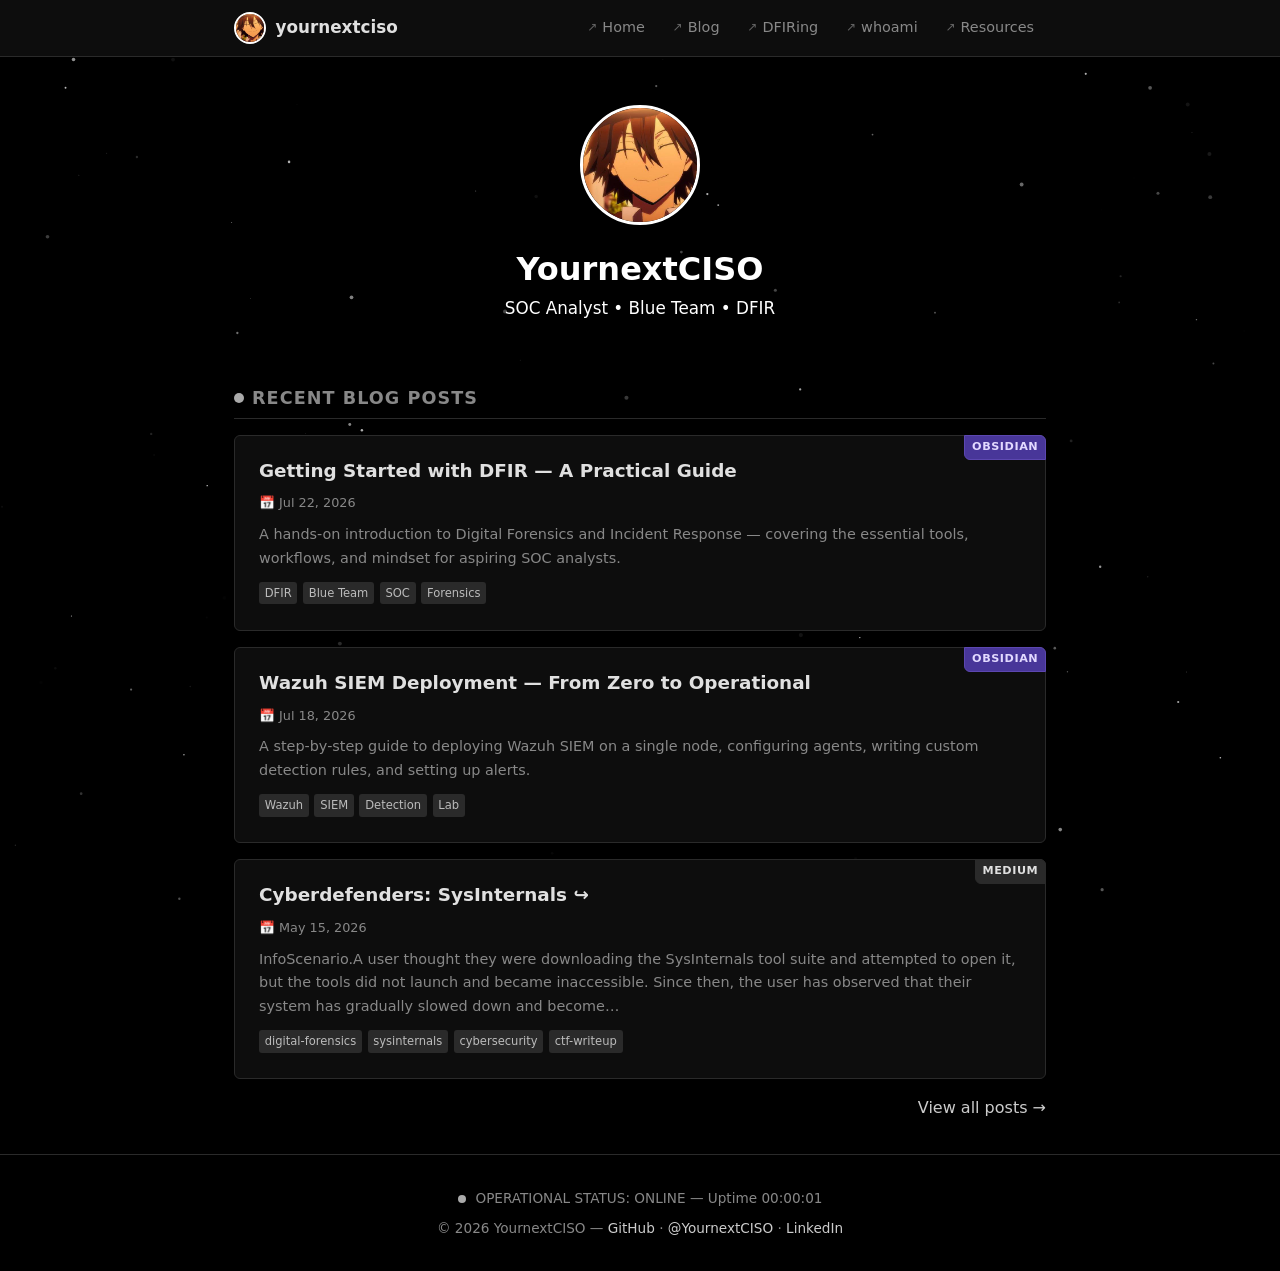
<file: index.html>
<!DOCTYPE html>
<html lang="en">
<head>
  <meta charset="UTF-8">
  <meta name="viewport" content="width=device-width, initial-scale=1.0">
  <meta name="description" content="YournextCISO — Be DFIRent. SOC Analyst | Blue Team & DFIR">
  <title>YournextCISO — Home</title>
  <link rel="stylesheet" href="css/style.css">
  <link rel="icon" type="image/svg+xml" href="data:image/svg+xml,<svg xmlns='http://www.w3.org/2000/svg' viewBox='0 0 32 32'><text y='28' font-size='28'>🛡️</text></svg>">
</head>
<body>

  <!-- Starfield Background -->
  <canvas id="starfield" aria-hidden="true"></canvas>

  <!-- Skip Link -->
  <a href="#main-content" class="sr-only skip-link">Skip to content</a>

  <!-- Header / Navigation -->
  <header class="site-header">
    <div class="header-inner">
      <a href="/" class="brand" title="YournextCISO">
        <img src="images/avatar.png" alt="" class="brand-avatar" width="32" height="32" onerror="this.style.display='none'">
        <span>yournextciso</span>
      </a>
      <button class="nav-toggle" id="navToggle" aria-label="Toggle navigation" aria-expanded="false">☰</button>
      <nav>
        <ul class="nav-tabs" id="navTabs">
          <li><a href="/" class="nav-tab"><span class="ix">↗</span>Home</a></li>
          <li><a href="blogs/" class="nav-tab"><span class="ix">↗</span>Blog</a></li>
          <li><a href="dfiring/" class="nav-tab"><span class="ix">↗</span>DFIRing</a></li>
          <li><a href="whoami/" class="nav-tab"><span class="ix">↗</span>whoami</a></li>
          <li><a href="resources/" class="nav-tab"><span class="ix">↗</span>Resources</a></li>
        </ul>
      </nav>
    </div>
  </header>

  <!-- Main Content -->
  <main id="main-content">

    <!-- Operator Profile — Minimal -->
    <section class="profile-hero">
      <img src="images/avatar.png" alt="YournextCISO profile" class="profile-avatar" width="120" height="120" onerror="this.style.display='none'">
      <h1 class="profile-name">YournextCISO</h1>
      <p class="profile-title">SOC Analyst &bull; Blue Team &bull; DFIR</p>
    </section>

    <div class="container">

      <!-- Recent Blog Posts — Combined Feed (Medium + Obsidian) -->
      <section class="section" id="blog-feed">
        <div class="section-header">
          <span class="indicator" aria-hidden="true"></span>
          <h2>Recent Blog Posts</h2>
        </div>

        <div data-combined-feed="3">
          <!-- Dynamically populated from medium-posts.json + obsidian-posts.json -->
          <p style="color:var(--soc-ink0);">Loading posts…</p>
        </div>

        <p style="text-align:right;margin-top:0.5rem;">
          <a href="blogs/">View all posts →</a>
        </p>
      </section>

    </div>
  </main>

  <!-- Footer -->
  <footer class="site-footer">
    <div class="container">
      <p>
        <span class="status-dot" aria-hidden="true"></span>
        OPERATIONAL STATUS: ONLINE &mdash; Uptime <span id="uptimeCounter">--:--:--</span>
      </p>
      <p style="margin-top:0.5rem;">
        &copy; <span id="currentYear">2026</span> YournextCISO &mdash;
        <a href="https://github.com/YournextCISO">GitHub</a> &middot;
        <a href="https://x.com/YournextCISO">@YournextCISO</a> &middot;
        <a href="https://www.linkedin.com/in/ndesylvarius/">LinkedIn</a>
      </p>
    </div>
  </footer>

  <script src="js/main.js"></script>
  <script src="js/starfield.js"></script>
  <script src="js/combined-feed.js"></script>
</body>
</html>
</file>
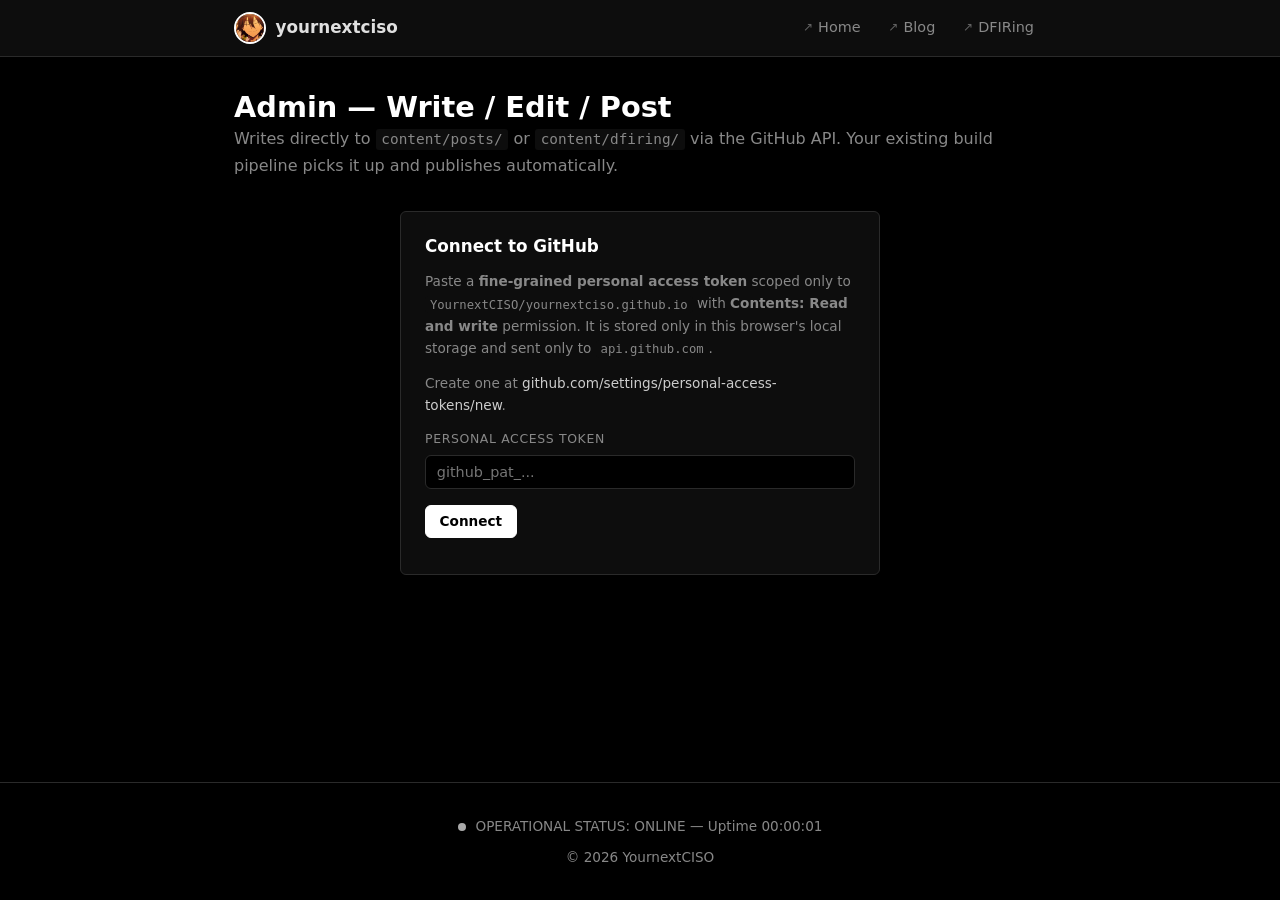
<file: admin/index.html>
<!DOCTYPE html>
<html lang="en">
<head>
  <meta charset="UTF-8">
  <meta name="viewport" content="width=device-width, initial-scale=1.0">
  <meta name="robots" content="noindex, nofollow">
  <title>Admin | YournextCISO</title>
  <link rel="stylesheet" href="/css/style.css">
  <link rel="stylesheet" href="/css/admin.css">
  <link rel="icon" type="image/svg+xml" href="data:image/svg+xml,<svg xmlns='http://www.w3.org/2000/svg' viewBox='0 0 32 32'><text y='28' font-size='28'>🛡️</text></svg>">
</head>
<body>

  <a href="#main-content" class="sr-only skip-link">Skip to content</a>

  <header class="site-header">
    <div class="header-inner">
      <a href="/" class="brand" title="YournextCISO">
        <img src="/images/avatar.png" alt="" class="brand-avatar" width="32" height="32" onerror="this.style.display='none'">
        <span>yournextciso</span>
      </a>
      <nav>
        <ul class="nav-tabs">
          <li><a href="/" class="nav-tab"><span class="ix">↗</span>Home</a></li>
          <li><a href="/blogs/" class="nav-tab"><span class="ix">↗</span>Blog</a></li>
          <li><a href="/dfiring/" class="nav-tab"><span class="ix">↗</span>DFIRing</a></li>
        </ul>
      </nav>
    </div>
  </header>

  <main id="main-content">
    <div class="container" style="padding-top:2rem;padding-bottom:3rem;">

      <h1>Admin — Write / Edit / Post</h1>
      <p style="color:var(--soc-ink0);margin-bottom:1.5rem;">
        Writes directly to <code>content/posts/</code> or <code>content/dfiring/</code> via the GitHub API.
        Your existing build pipeline picks it up and publishes automatically.
      </p>

      <!-- Token Gate -->
      <section id="gate" class="admin-gate">
        <h2 style="font-size:1.05rem;margin-bottom:0.75rem;">Connect to GitHub</h2>
        <p>Paste a <strong>fine-grained personal access token</strong> scoped only to
          <code>YournextCISO/yournextciso.github.io</code> with <strong>Contents: Read and write</strong> permission.
          It is stored only in this browser's local storage and sent only to <code>api.github.com</code>.</p>
        <p>Create one at
          <a href="https://github.com/settings/personal-access-tokens/new" target="_blank" rel="noopener">github.com/settings/personal-access-tokens/new</a>.
        </p>
        <div class="field">
          <label for="tokenInput">Personal Access Token</label>
          <input type="password" id="tokenInput" placeholder="github_pat_..." autocomplete="off">
        </div>
        <button class="btn btn-primary" id="connectBtn">Connect</button>
        <p class="field-hint" id="gateStatus"></p>
      </section>

      <!-- Admin App (hidden until connected) -->
      <div id="app" style="display:none;">
        <div class="admin-topbar">
          <div class="type-toggle" id="typeToggle" style="max-width:320px;">
            <button data-type="dfiring" class="active">DFIRing</button>
            <button data-type="posts">Blog</button>
          </div>
          <span class="who">connected &middot; <button class="btn btn-sm" id="disconnectBtn">Disconnect</button></span>
        </div>

        <div class="admin-shell">
          <!-- Sidebar: existing posts -->
          <aside class="admin-sidebar">
            <h3 id="sidebarTitle">DFIRing Posts</h3>
            <button class="btn btn-primary btn-sm" id="newPostBtn" style="width:100%;margin-bottom:0.75rem;">+ New Post</button>
            <div class="draft-filter" id="draftFilter">
              <button type="button" data-filter="all" class="active">All</button>
              <button type="button" data-filter="drafts">Drafts</button>
            </div>
            <ul class="post-list" id="postList">
              <li class="post-list-empty">Loading…</li>
            </ul>
          </aside>

          <!-- Editor -->
          <section class="admin-editor">
            <div class="field">
              <label for="postTitle">Title</label>
              <input type="text" id="postTitle" placeholder="Post title">
            </div>

            <div class="field-row">
              <div class="field">
                <label for="postDate">Date</label>
                <input type="date" id="postDate">
              </div>
              <div class="field">
                <label for="postTags">Tags (comma-separated)</label>
                <input type="text" id="postTags" placeholder="DFIR, Blue Team, SOC">
              </div>
            </div>

            <div class="field">
              <label for="postExcerpt">Excerpt (optional — auto-generated if blank)</label>
              <input type="text" id="postExcerpt" placeholder="Short summary shown on cards">
            </div>

            <div class="field">
              <label for="postSlug">URL slug (optional — auto-generated from title)</label>
              <input type="text" id="postSlug" placeholder="my-post-title">
            </div>

            <div class="field">
              <label>Body (Markdown)</label>
              <div class="editor-toolbar" id="editorToolbar">
                <button type="button" data-cmd="undo" id="undoBtn" title="Undo (Ctrl+Z)" disabled>↶</button>
                <button type="button" data-cmd="redo" id="redoBtn" title="Redo (Ctrl+Y)" disabled>↷</button>
                <button type="button" data-cmd="h1" title="Heading 1">H1</button>
                <button type="button" data-cmd="h2" title="Heading 2">H2</button>
                <button type="button" data-cmd="h3" title="Heading 3">H3</button>
                <button type="button" data-cmd="bold" title="Bold"><b>B</b></button>
                <button type="button" data-cmd="italic" title="Italic"><i>I</i></button>
                <button type="button" data-cmd="quote" title="Blockquote">&ldquo;</button>
                <button type="button" data-cmd="code" title="Code block">{ }</button>
                <button type="button" data-cmd="ul" title="Bullet list">&bull;</button>
                <button type="button" data-cmd="ol" title="Numbered list">1.</button>
                <button type="button" data-cmd="link" title="Insert link (URL)">🔗</button>
                <button type="button" data-cmd="image" title="Insert image link (URL)">🖼</button>
                <button type="button" data-cmd="upload" title="Upload image from your device">⬆</button>
                <button type="button" data-cmd="hr" title="Divider">―</button>
                <button type="button" id="previewToggle" title="Toggle preview" style="margin-left:auto;">Preview</button>
              </div>
              <input type="file" id="imageFileInput" accept="image/*" multiple style="display:none;">
              <p class="field-hint">Tip: paste (Ctrl+V) or drag &amp; drop an image straight into the editor to upload it.</p>
              <div class="editor-panes" id="editorPanes">
                <textarea id="postBody" placeholder="Write your post in Markdown…"></textarea>
                <div class="preview-pane" id="previewPane" style="display:none;"></div>
              </div>
            </div>

            <div class="editor-actions">
              <div>
                <button class="btn" id="draftBtn">Save Draft</button>
                <button class="btn btn-primary" id="saveBtn">Publish</button>
                <button class="btn btn-danger" id="deleteBtn" style="display:none;">Delete</button>
              </div>
              <span class="editor-status" id="editorStatus"></span>
            </div>
          </section>
        </div>
      </div>

    </div>
  </main>

  <footer class="site-footer">
    <div class="container">
      <p><span class="status-dot" aria-hidden="true"></span> OPERATIONAL STATUS: ONLINE &mdash; Uptime <span id="uptimeCounter">--:--:--</span></p>
      <p style="margin-top:0.5rem;">&copy; <span id="currentYear">2026</span> YournextCISO</p>
    </div>
  </footer>

  <script src="/js/main.js"></script>
  <script src="/js/admin.js"></script>
</body>
</html>
</file>
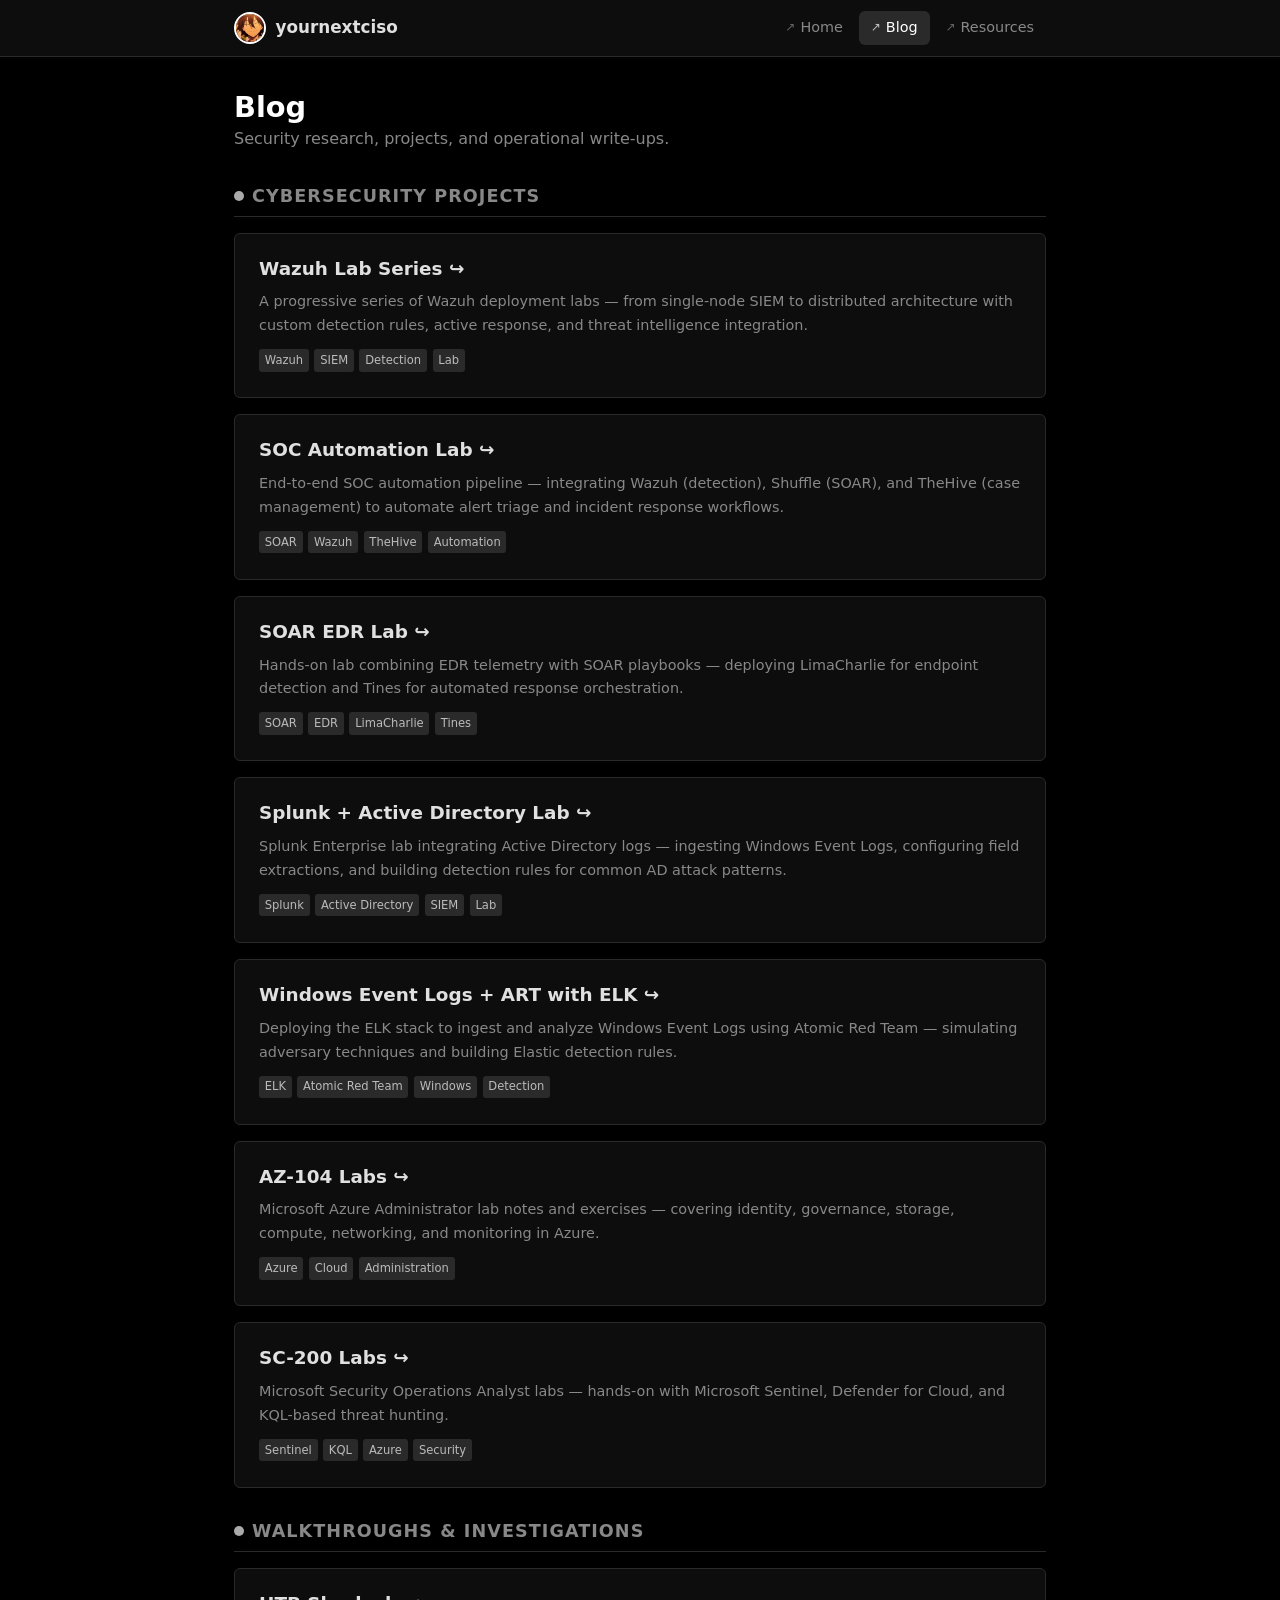
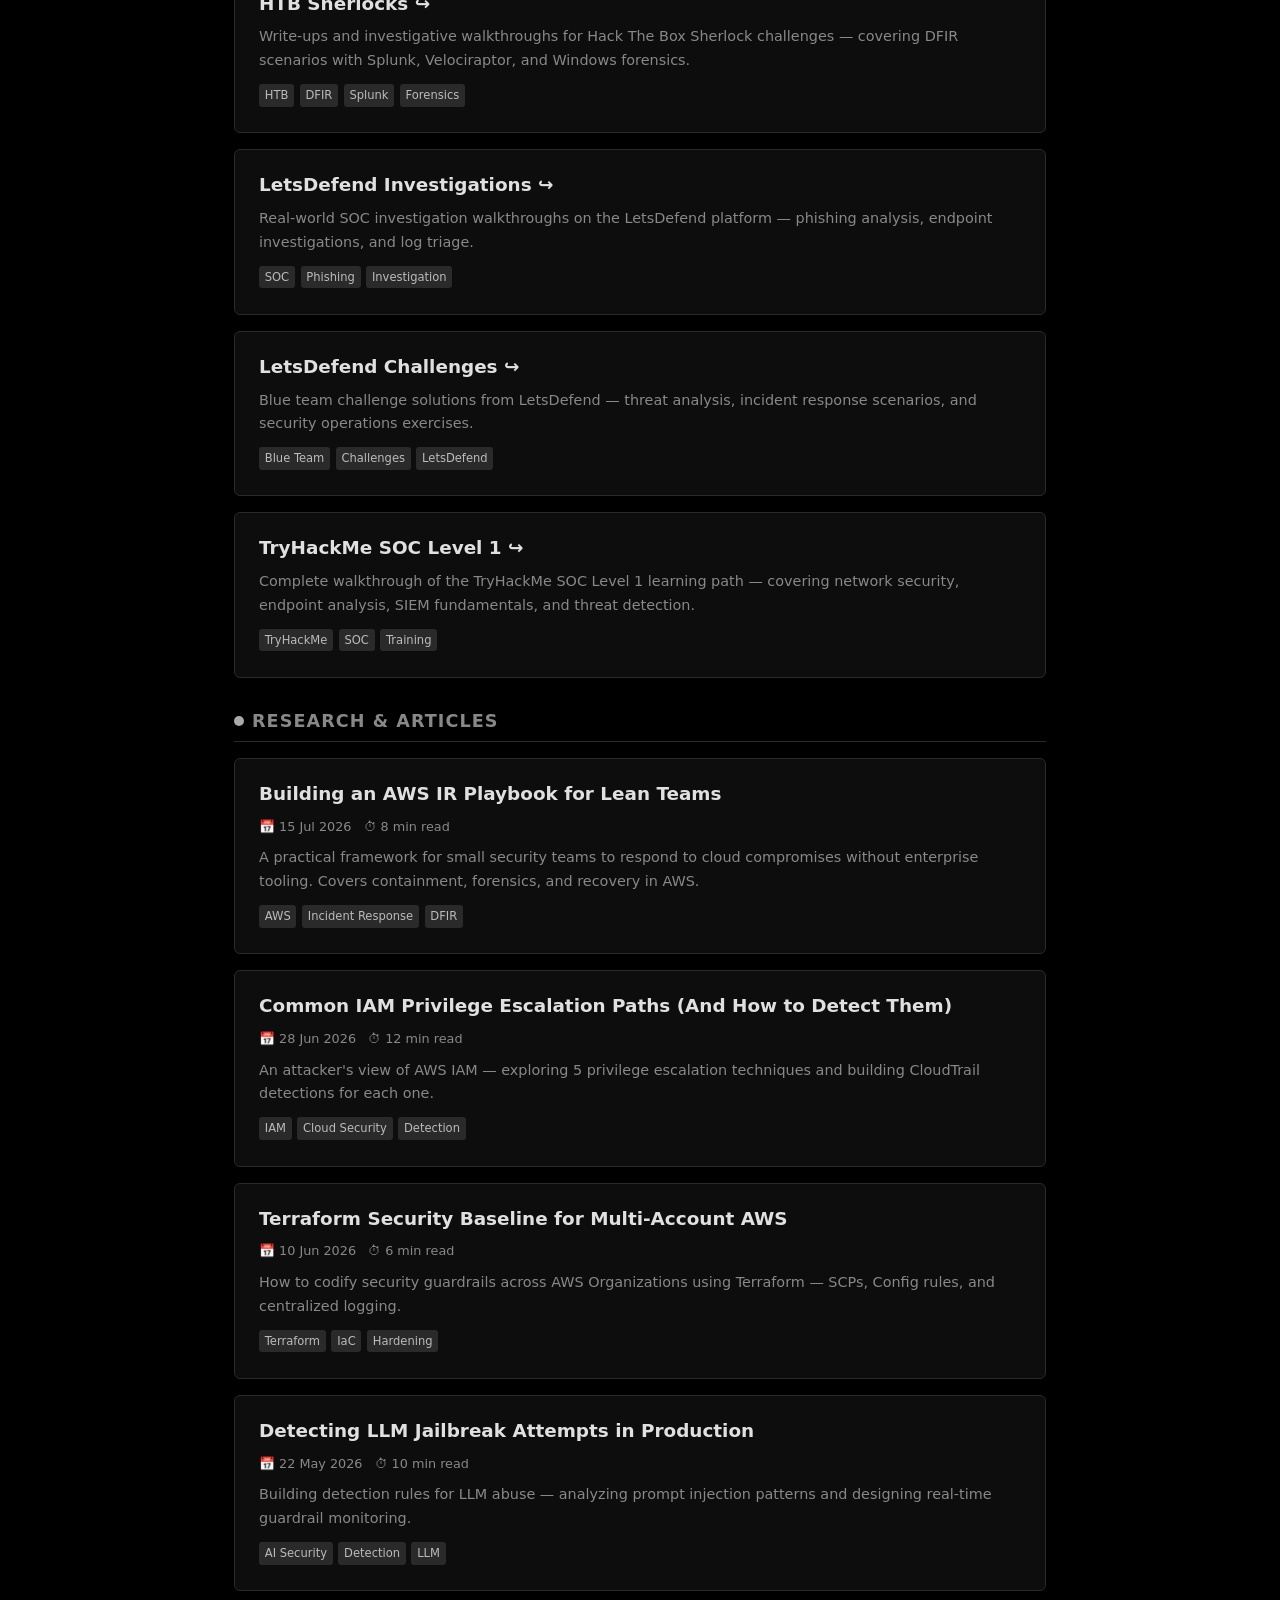
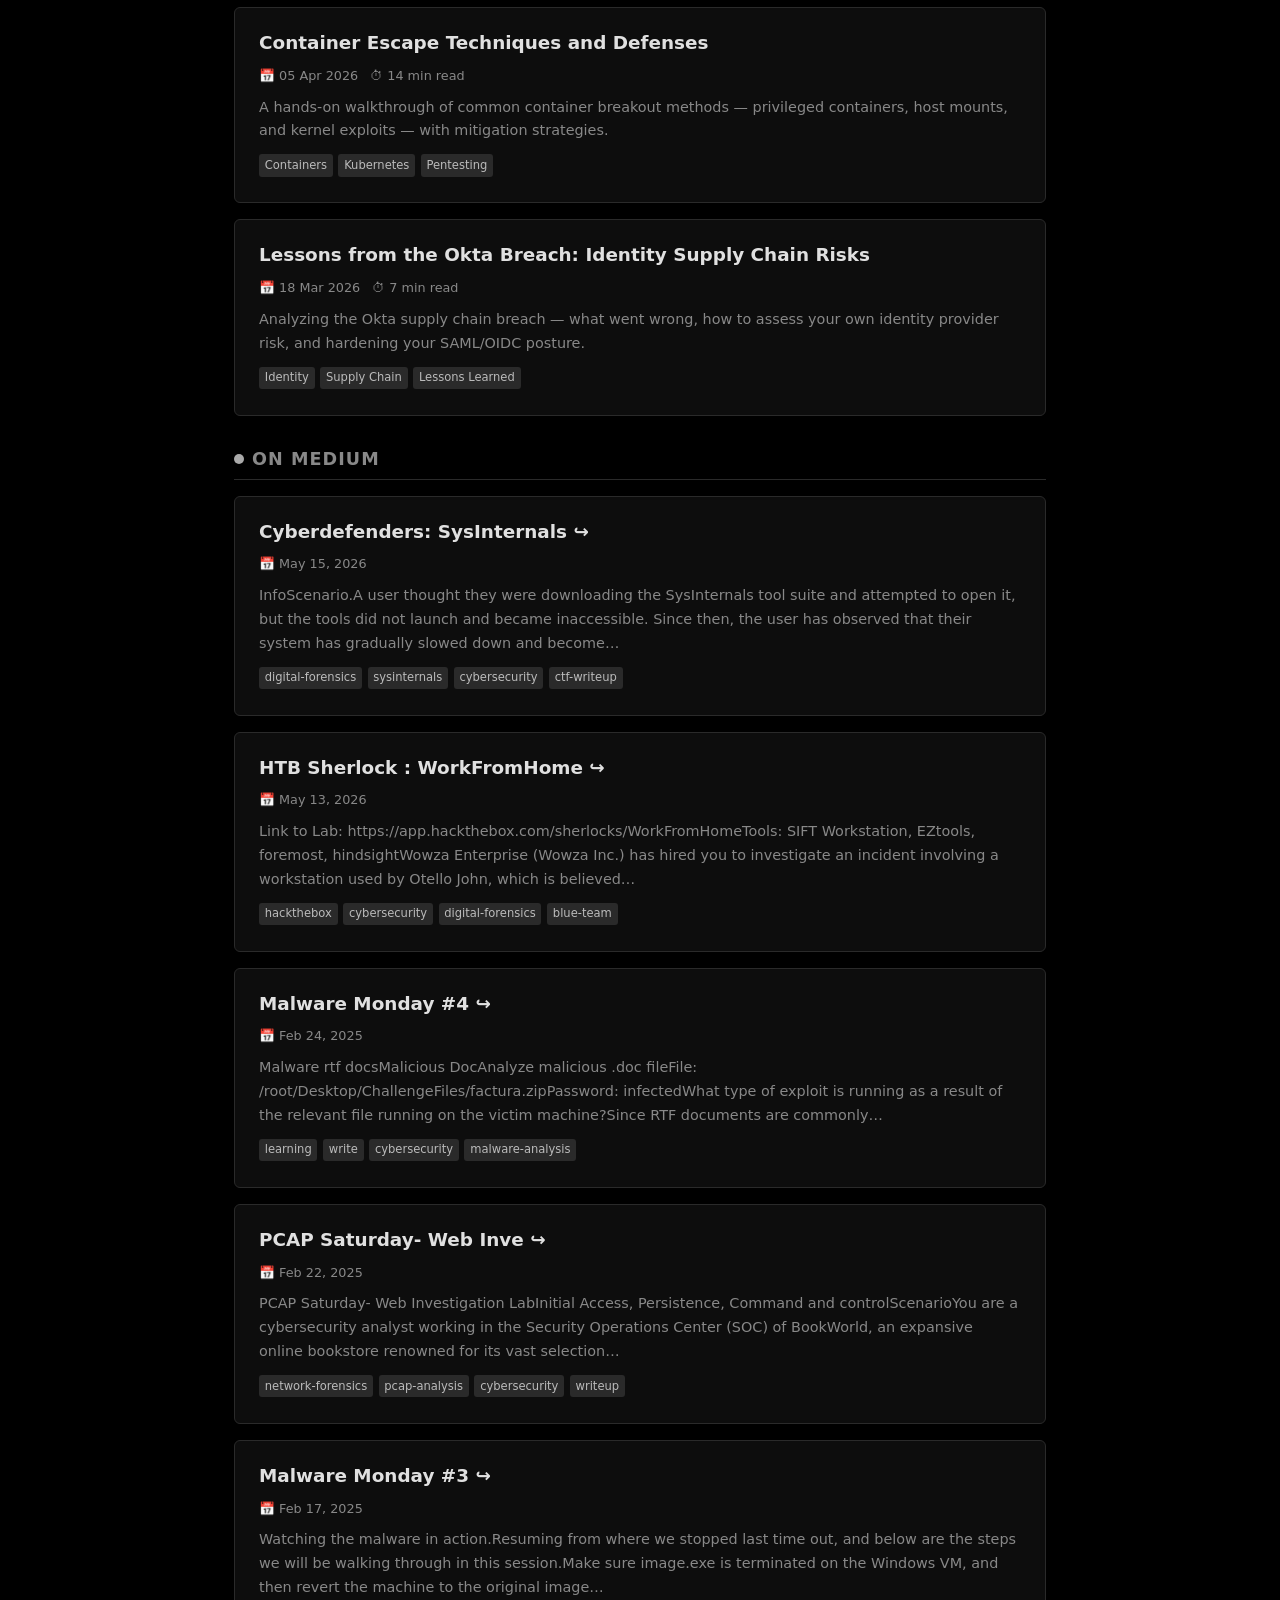
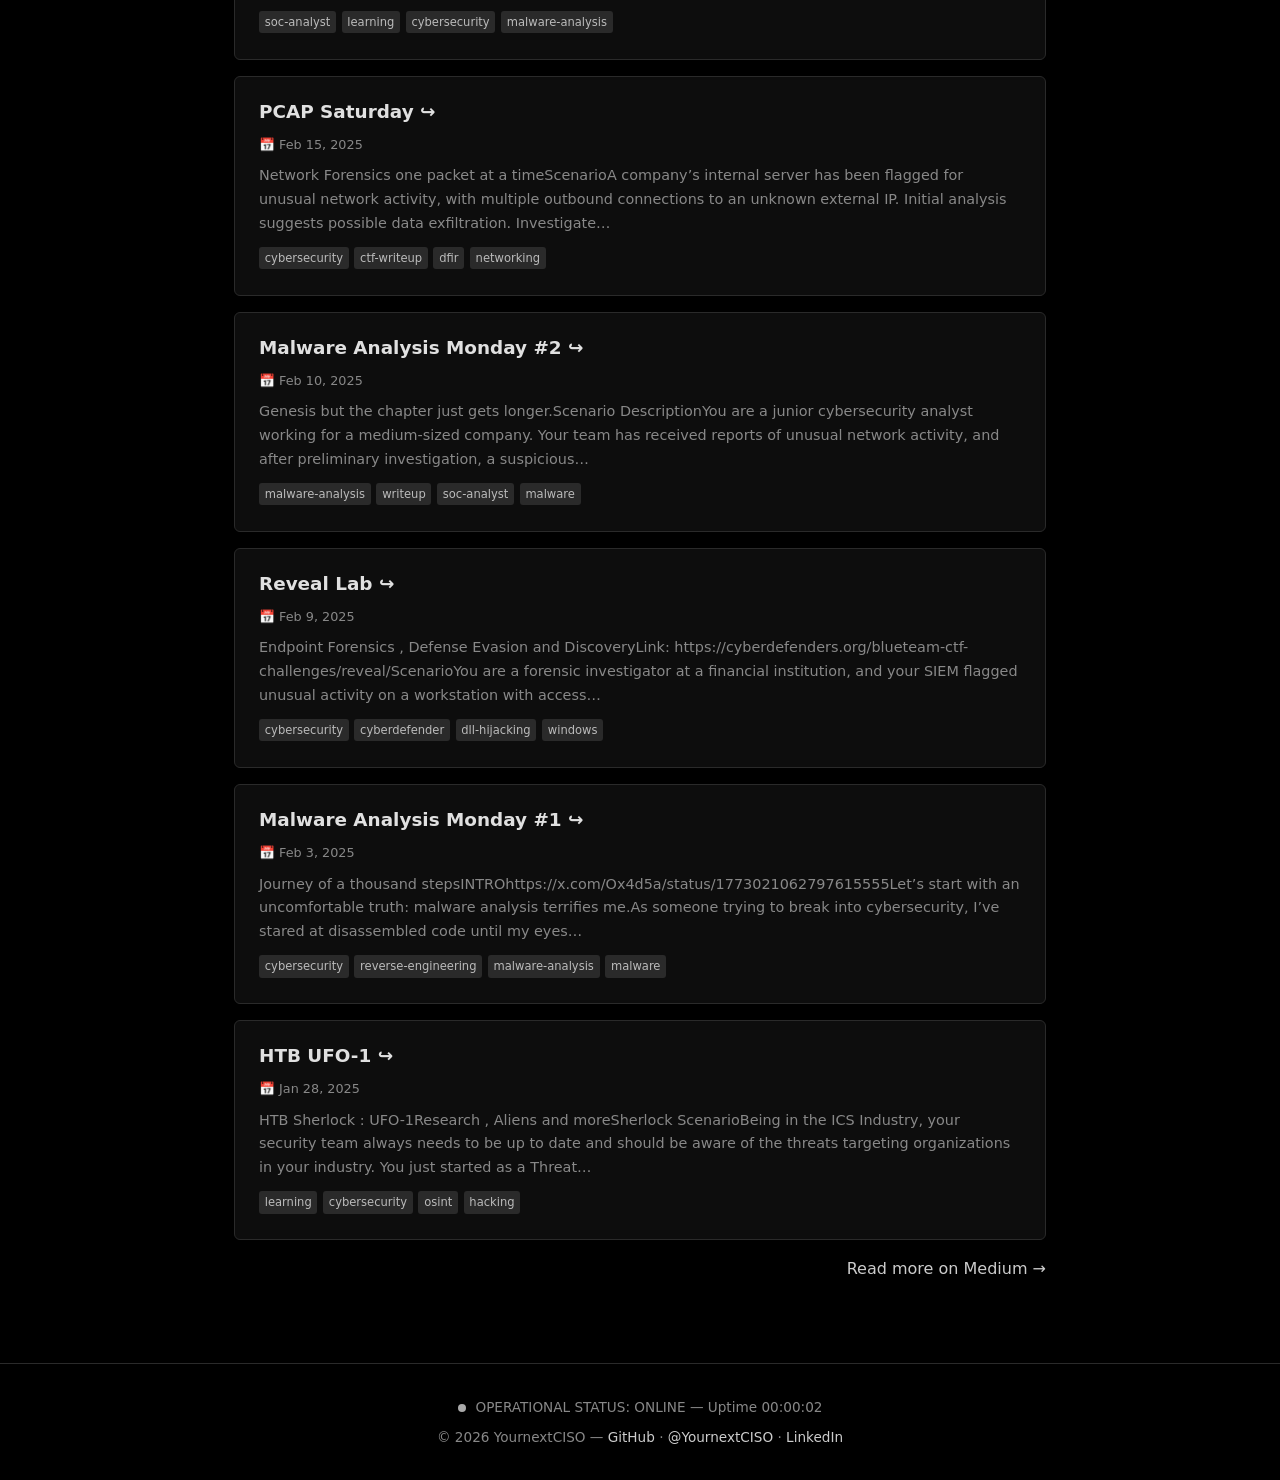
<file: blogs/index.html>
<!DOCTYPE html>
<html lang="en">
<head>
  <meta charset="UTF-8">
  <meta name="viewport" content="width=device-width, initial-scale=1.0">
  <meta name="description" content="Security blog by YournextCISO — cloud security, DFIR, and detection engineering.">
  <title>Blog | YournextCISO</title>
  <link rel="stylesheet" href="../css/style.css">
  <link rel="icon" type="image/svg+xml" href="data:image/svg+xml,<svg xmlns='http://www.w3.org/2000/svg' viewBox='0 0 32 32'><text y='28' font-size='28'>🛡️</text></svg>">
</head>
<body>

  <a href="#main-content" class="sr-only skip-link">Skip to content</a>

  <header class="site-header">
    <div class="header-inner">
      <a href="/" class="brand" title="YournextCISO">
        <img src="../images/avatar.png" alt="" class="brand-avatar" width="32" height="32" onerror="this.style.display='none'">
        <span>yournextciso</span>
      </a>
      <button class="nav-toggle" id="navToggle" aria-label="Toggle navigation" aria-expanded="false">☰</button>
      <nav>
        <ul class="nav-tabs" id="navTabs">
          <li><a href="/" class="nav-tab"><span class="ix">↗</span>Home</a></li>
          <li><a href="/blogs/" class="nav-tab"><span class="ix">↗</span>Blog</a></li>
          <li><a href="/resources/" class="nav-tab"><span class="ix">↗</span>Resources</a></li>
        </ul>
      </nav>
    </div>
  </header>

  <main id="main-content">
    <div class="container" style="padding-top:2rem;padding-bottom:3rem;">

      <h1>Blog</h1>
      <p style="color:var(--soc-ink0);margin-bottom:2rem;">Security research, projects, and operational write-ups.</p>

      <!-- Cybersecurity Projects -->
      <section class="section">
        <div class="section-header">
          <span class="indicator" aria-hidden="true"></span>
          <h2>Cybersecurity Projects</h2>
        </div>

        <article class="card">
          <div class="card-title"><a href="https://github.com/YournextCISO/Wazuh-Lab-Series/blob/main/README.md" target="_blank" rel="noopener">Wazuh Lab Series ↪</a></div>
          <div class="card-excerpt">A progressive series of Wazuh deployment labs — from single-node SIEM to distributed architecture with custom detection rules, active response, and threat intelligence integration.</div>
          <div style="margin-top:0.5rem;">
            <span class="tag">Wazuh</span><span class="tag">SIEM</span><span class="tag">Detection</span><span class="tag">Lab</span>
          </div>
        </article>

        <article class="card">
          <div class="card-title"><a href="https://github.com/YournextCISO/SOC-AUTOMATION-LAB" target="_blank" rel="noopener">SOC Automation Lab ↪</a></div>
          <div class="card-excerpt">End-to-end SOC automation pipeline — integrating Wazuh (detection), Shuffle (SOAR), and TheHive (case management) to automate alert triage and incident response workflows.</div>
          <div style="margin-top:0.5rem;">
            <span class="tag">SOAR</span><span class="tag">Wazuh</span><span class="tag">TheHive</span><span class="tag">Automation</span>
          </div>
        </article>

        <article class="card">
          <div class="card-title"><a href="https://github.com/YournextCISO/SOAR-EDR-Lab" target="_blank" rel="noopener">SOAR EDR Lab ↪</a></div>
          <div class="card-excerpt">Hands-on lab combining EDR telemetry with SOAR playbooks — deploying LimaCharlie for endpoint detection and Tines for automated response orchestration.</div>
          <div style="margin-top:0.5rem;">
            <span class="tag">SOAR</span><span class="tag">EDR</span><span class="tag">LimaCharlie</span><span class="tag">Tines</span>
          </div>
        </article>

        <article class="card">
          <div class="card-title"><a href="https://github.com/YournextCISO/Splunk-AD-LAB" target="_blank" rel="noopener">Splunk + Active Directory Lab ↪</a></div>
          <div class="card-excerpt">Splunk Enterprise lab integrating Active Directory logs — ingesting Windows Event Logs, configuring field extractions, and building detection rules for common AD attack patterns.</div>
          <div style="margin-top:0.5rem;">
            <span class="tag">Splunk</span><span class="tag">Active Directory</span><span class="tag">SIEM</span><span class="tag">Lab</span>
          </div>
        </article>

        <article class="card">
          <div class="card-title"><a href="https://github.com/YournextCISO/Windows-event-log-ART-with-ELK" target="_blank" rel="noopener">Windows Event Logs + ART with ELK ↪</a></div>
          <div class="card-excerpt">Deploying the ELK stack to ingest and analyze Windows Event Logs using Atomic Red Team — simulating adversary techniques and building Elastic detection rules.</div>
          <div style="margin-top:0.5rem;">
            <span class="tag">ELK</span><span class="tag">Atomic Red Team</span><span class="tag">Windows</span><span class="tag">Detection</span>
          </div>
        </article>

        <article class="card">
          <div class="card-title"><a href="https://github.com/YournextCISO/AZ-104-Labs" target="_blank" rel="noopener">AZ-104 Labs ↪</a></div>
          <div class="card-excerpt">Microsoft Azure Administrator lab notes and exercises — covering identity, governance, storage, compute, networking, and monitoring in Azure.</div>
          <div style="margin-top:0.5rem;">
            <span class="tag">Azure</span><span class="tag">Cloud</span><span class="tag">Administration</span>
          </div>
        </article>

        <article class="card">
          <div class="card-title"><a href="https://github.com/YournextCISO/SC-200" target="_blank" rel="noopener">SC-200 Labs ↪</a></div>
          <div class="card-excerpt">Microsoft Security Operations Analyst labs — hands-on with Microsoft Sentinel, Defender for Cloud, and KQL-based threat hunting.</div>
          <div style="margin-top:0.5rem;">
            <span class="tag">Sentinel</span><span class="tag">KQL</span><span class="tag">Azure</span><span class="tag">Security</span>
          </div>
        </article>
      </section>

      <!-- Walkthroughs & Investigations -->
      <section class="section">
        <div class="section-header">
          <span class="indicator" aria-hidden="true"></span>
          <h2>Walkthroughs & Investigations</h2>
        </div>

        <article class="card">
          <div class="card-title"><a href="https://github.com/YournextCISO/HTB_SHERLOCKS" target="_blank" rel="noopener">HTB Sherlocks ↪</a></div>
          <div class="card-excerpt">Write-ups and investigative walkthroughs for Hack The Box Sherlock challenges — covering DFIR scenarios with Splunk, Velociraptor, and Windows forensics.</div>
          <div style="margin-top:0.5rem;">
            <span class="tag">HTB</span><span class="tag">DFIR</span><span class="tag">Splunk</span><span class="tag">Forensics</span>
          </div>
        </article>

        <article class="card">
          <div class="card-title"><a href="https://github.com/YournextCISO/Letsdefend-Investigations" target="_blank" rel="noopener">LetsDefend Investigations ↪</a></div>
          <div class="card-excerpt">Real-world SOC investigation walkthroughs on the LetsDefend platform — phishing analysis, endpoint investigations, and log triage.</div>
          <div style="margin-top:0.5rem;">
            <span class="tag">SOC</span><span class="tag">Phishing</span><span class="tag">Investigation</span>
          </div>
        </article>

        <article class="card">
          <div class="card-title"><a href="https://github.com/YournextCISO/Letsdefend-Challenges" target="_blank" rel="noopener">LetsDefend Challenges ↪</a></div>
          <div class="card-excerpt">Blue team challenge solutions from LetsDefend — threat analysis, incident response scenarios, and security operations exercises.</div>
          <div style="margin-top:0.5rem;">
            <span class="tag">Blue Team</span><span class="tag">Challenges</span><span class="tag">LetsDefend</span>
          </div>
        </article>

        <article class="card">
          <div class="card-title"><a href="https://github.com/YournextCISO/THM-SOC-L1" target="_blank" rel="noopener">TryHackMe SOC Level 1 ↪</a></div>
          <div class="card-excerpt">Complete walkthrough of the TryHackMe SOC Level 1 learning path — covering network security, endpoint analysis, SIEM fundamentals, and threat detection.</div>
          <div style="margin-top:0.5rem;">
            <span class="tag">TryHackMe</span><span class="tag">SOC</span><span class="tag">Training</span>
          </div>
        </article>
      </section>

      <!-- Research & Articles -->
      <section class="section">
        <div class="section-header">
          <span class="indicator" aria-hidden="true"></span>
          <h2>Research & Articles</h2>
        </div>

        <article class="card">
          <div class="card-title"><a href="aws-incident-response-playbook.html">Building an AWS IR Playbook for Lean Teams</a></div>
          <div class="card-meta">
            <span>📅 15 Jul 2026</span>
            <span>⏱ 8 min read</span>
          </div>
          <div class="card-excerpt">A practical framework for small security teams to respond to cloud compromises without enterprise tooling. Covers containment, forensics, and recovery in AWS.</div>
          <div style="margin-top:0.5rem;">
            <span class="tag">AWS</span><span class="tag">Incident Response</span><span class="tag">DFIR</span>
          </div>
        </article>

        <article class="card">
          <div class="card-title"><a href="iam-privilege-escalation-paths.html">Common IAM Privilege Escalation Paths (And How to Detect Them)</a></div>
          <div class="card-meta">
            <span>📅 28 Jun 2026</span>
            <span>⏱ 12 min read</span>
          </div>
          <div class="card-excerpt">An attacker's view of AWS IAM — exploring 5 privilege escalation techniques and building CloudTrail detections for each one.</div>
          <div style="margin-top:0.5rem;">
            <span class="tag">IAM</span><span class="tag">Cloud Security</span><span class="tag">Detection</span>
          </div>
        </article>

        <article class="card">
          <div class="card-title"><a href="terraform-security-baseline.html">Terraform Security Baseline for Multi-Account AWS</a></div>
          <div class="card-meta">
            <span>📅 10 Jun 2026</span>
            <span>⏱ 6 min read</span>
          </div>
          <div class="card-excerpt">How to codify security guardrails across AWS Organizations using Terraform — SCPs, Config rules, and centralized logging.</div>
          <div style="margin-top:0.5rem;">
            <span class="tag">Terraform</span><span class="tag">IaC</span><span class="tag">Hardening</span>
          </div>
        </article>

        <article class="card">
          <div class="card-title"><a href="detecting-llm-jailbreak.html">Detecting LLM Jailbreak Attempts in Production</a></div>
          <div class="card-meta">
            <span>📅 22 May 2026</span>
            <span>⏱ 10 min read</span>
          </div>
          <div class="card-excerpt">Building detection rules for LLM abuse — analyzing prompt injection patterns and designing real-time guardrail monitoring.</div>
          <div style="margin-top:0.5rem;">
            <span class="tag">AI Security</span><span class="tag">Detection</span><span class="tag">LLM</span>
          </div>
        </article>

        <article class="card">
          <div class="card-title"><a href="container-escape-techniques.html">Container Escape Techniques and Defenses</a></div>
          <div class="card-meta">
            <span>📅 05 Apr 2026</span>
            <span>⏱ 14 min read</span>
          </div>
          <div class="card-excerpt">A hands-on walkthrough of common container breakout methods — privileged containers, host mounts, and kernel exploits — with mitigation strategies.</div>
          <div style="margin-top:0.5rem;">
            <span class="tag">Containers</span><span class="tag">Kubernetes</span><span class="tag">Pentesting</span>
          </div>
        </article>

        <article class="card">
          <div class="card-title"><a href="okta-breach-lessons.html">Lessons from the Okta Breach: Identity Supply Chain Risks</a></div>
          <div class="card-meta">
            <span>📅 18 Mar 2026</span>
            <span>⏱ 7 min read</span>
          </div>
          <div class="card-excerpt">Analyzing the Okta supply chain breach — what went wrong, how to assess your own identity provider risk, and hardening your SAML/OIDC posture.</div>
          <div style="margin-top:0.5rem;">
            <span class="tag">Identity</span><span class="tag">Supply Chain</span><span class="tag">Lessons Learned</span>
          </div>
        </article>
      </section>

      <!-- Medium Articles (auto-pulled) -->
      <section class="section">
        <div class="section-header">
          <span class="indicator" aria-hidden="true"></span>
          <h2>On Medium</h2>
        </div>

        <div data-medium-feed="10">
          <!-- Dynamically populated from medium-posts.json -->
          <p style="color:var(--soc-ink0);">Loading posts…</p>
        </div>

        <p style="text-align:right;margin-top:0.5rem;">
          <a href="https://medium.com/@YournextCISO" target="_blank" rel="noopener">Read more on Medium →</a>
        </p>
      </section>

    </div>
  </main>

  <footer class="site-footer">
    <div class="container">
      <p><span class="status-dot" aria-hidden="true"></span> OPERATIONAL STATUS: ONLINE &mdash; Uptime <span id="uptimeCounter">--:--:--</span></p>
      <p style="margin-top:0.5rem;">
        &copy; <span id="currentYear">2026</span> YournextCISO &mdash;
        <a href="https://github.com/YournextCISO">GitHub</a> &middot;
        <a href="https://x.com/YournextCISO">@YournextCISO</a> &middot;
        <a href="https://www.linkedin.com/in/ndesylvarius/">LinkedIn</a>
      </p>
    </div>
  </footer>

  <script src="../js/main.js"></script>
  <script src="../js/medium-feed.js"></script>
</body>
</html>
</file>
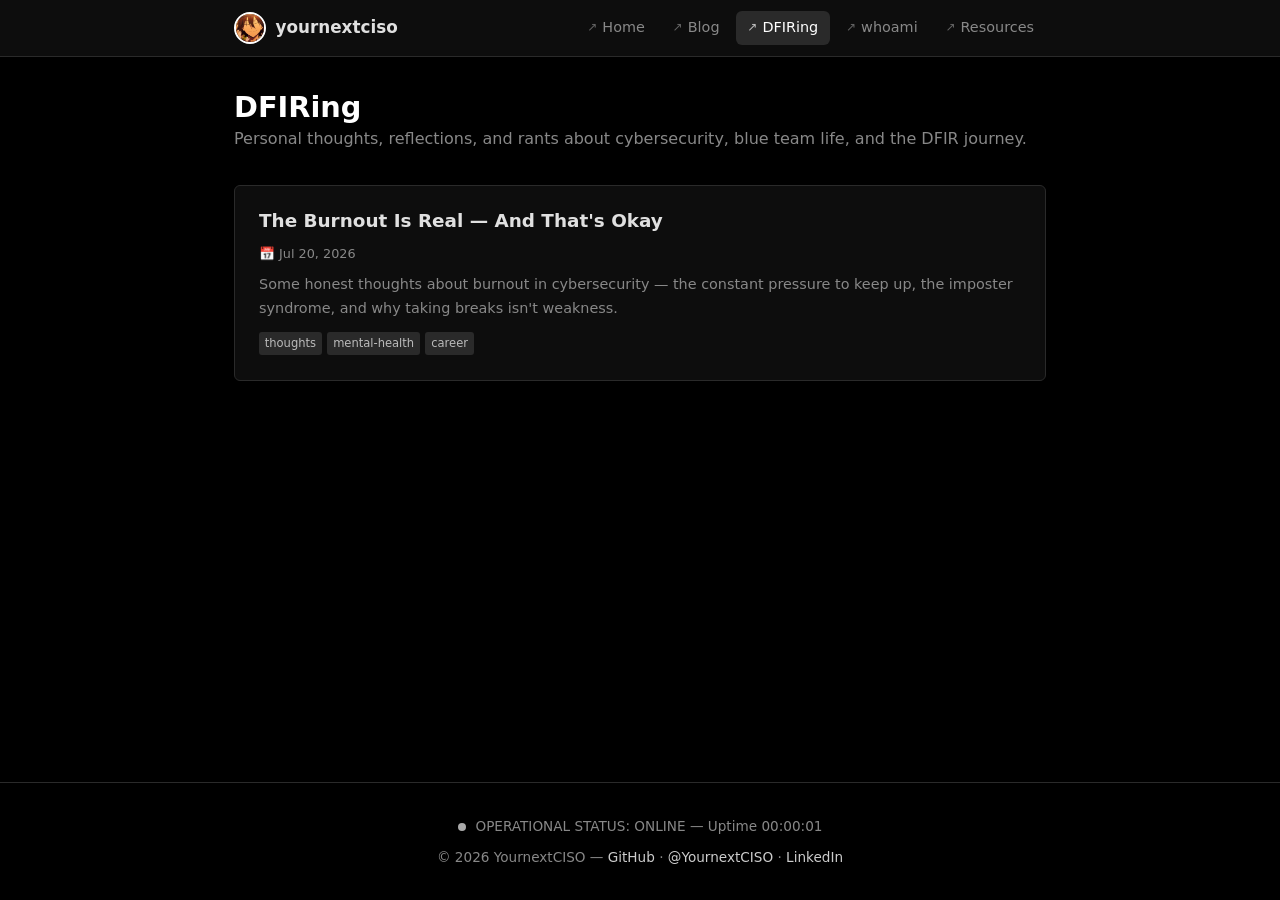
<file: dfiring/index.html>
<!DOCTYPE html>
<html lang="en">
<head>
  <meta charset="UTF-8">
  <meta name="viewport" content="width=device-width, initial-scale=1.0">
  <meta name="description" content="DFIRing — Personal thoughts and reflections on cybersecurity, DFIR, and blue team life.">
  <title>DFIRing | YournextCISO</title>
  <link rel="stylesheet" href="/css/style.css">
  <link rel="icon" type="image/svg+xml" href="data:image/svg+xml,<svg xmlns='http://www.w3.org/2000/svg' viewBox='0 0 32 32'><text y='28' font-size='28'>🛡️</text></svg>">
</head>
<body>

  <a href="#main-content" class="sr-only skip-link">Skip to content</a>

  <header class="site-header">
    <div class="header-inner">
      <a href="/" class="brand" title="YournextCISO">
        <img src="/images/avatar.png" alt="" class="brand-avatar" width="32" height="32" onerror="this.style.display='none'">
        <span>yournextciso</span>
      </a>
      <button class="nav-toggle" id="navToggle" aria-label="Toggle navigation" aria-expanded="false">☰</button>
      <nav>
        <ul class="nav-tabs" id="navTabs">
          <li><a href="/" class="nav-tab"><span class="ix">↗</span>Home</a></li>
          <li><a href="/blogs/" class="nav-tab"><span class="ix">↗</span>Blog</a></li>
          <li><a href="/dfiring/" class="nav-tab"><span class="ix">↗</span>DFIRing</a></li>
          <li><a href="/whoami/" class="nav-tab"><span class="ix">↗</span>whoami</a></li>
          <li><a href="/resources/" class="nav-tab"><span class="ix">↗</span>Resources</a></li>
        </ul>
      </nav>
    </div>
  </header>

  <main id="main-content">
    <div class="container" style="padding-top:2rem;padding-bottom:3rem;">

      <h1>DFIRing</h1>
      <p style="color:var(--soc-ink0);margin-bottom:1.5rem;">Personal thoughts, reflections, and rants about cybersecurity, blue team life, and the DFIR journey.</p>

      <!-- DFIRing Posts Feed -->
      <div id="dfiringFeedContainer" class="section">
        <!-- Dynamically populated by dfiring-feed.js -->
        <p style="color:var(--soc-ink0);">Loading thoughts…</p>
      </div>

    </div>
  </main>

  <footer class="site-footer">
    <div class="container">
      <p><span class="status-dot" aria-hidden="true"></span> OPERATIONAL STATUS: ONLINE &mdash; Uptime <span id="uptimeCounter">--:--:--</span></p>
      <p style="margin-top:0.5rem;">
        &copy; <span id="currentYear">2026</span> YournextCISO &mdash;
        <a href="https://github.com/YournextCISO">GitHub</a> &middot;
        <a href="https://x.com/YournextCISO">@YournextCISO</a> &middot;
        <a href="https://www.linkedin.com/in/ndesylvarius/">LinkedIn</a>
      </p>
    </div>
  </footer>

  <script src="/js/main.js"></script>
  <script src="/js/dfiring-feed.js"></script>
</body>
</html>
</file>
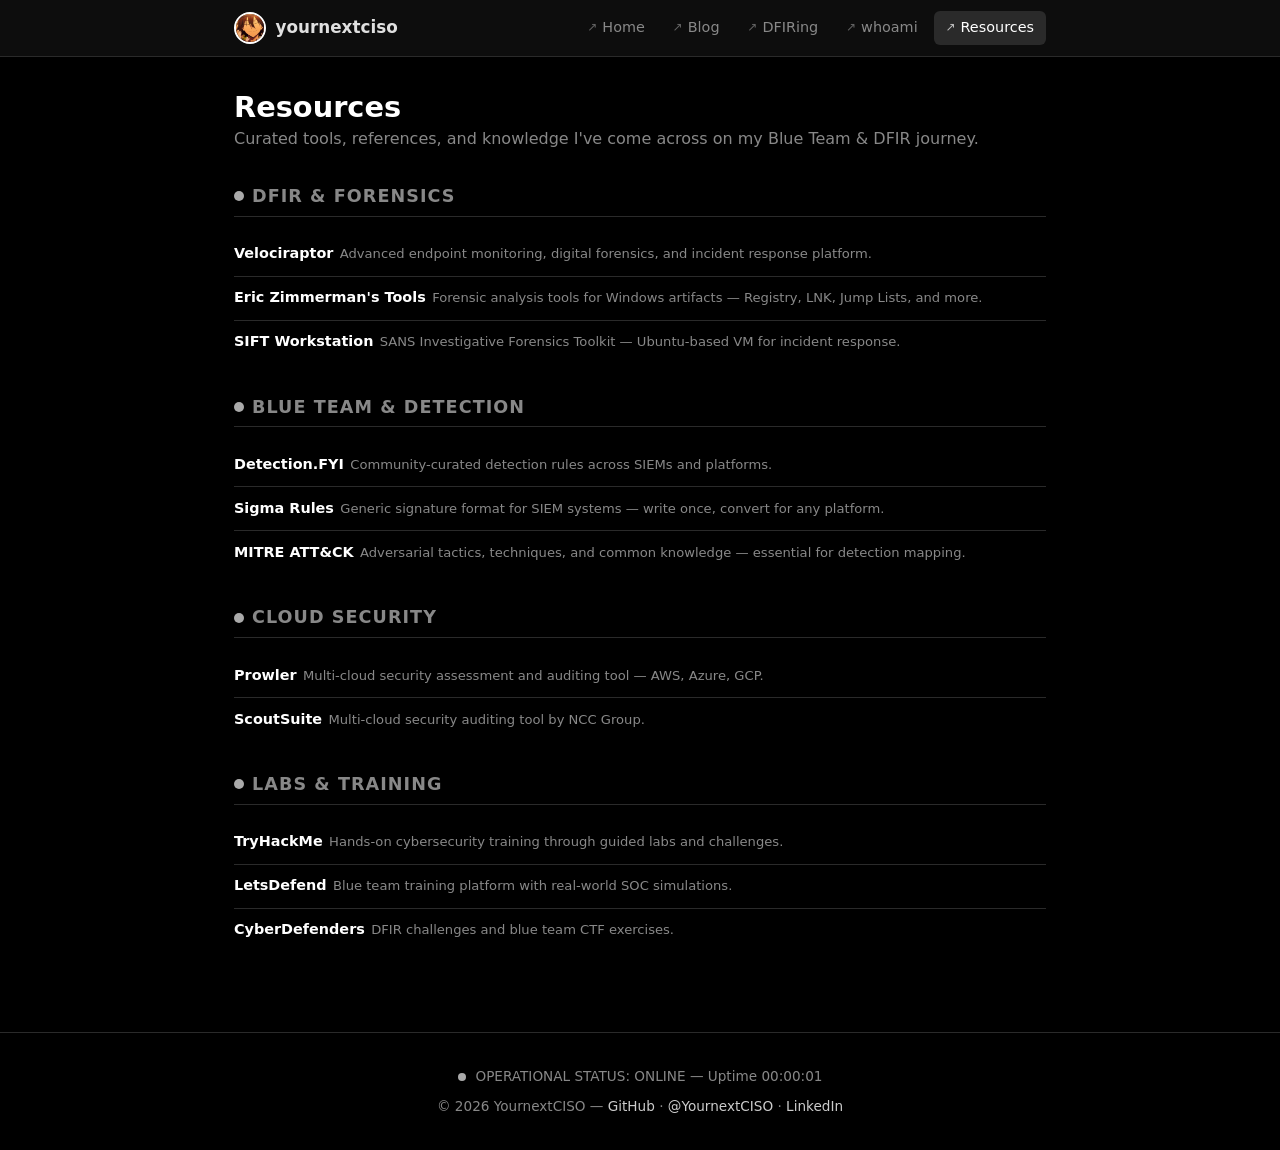
<file: resources/index.html>
<!DOCTYPE html>
<html lang="en">
<head>
  <meta charset="UTF-8">
  <meta name="viewport" content="width=device-width, initial-scale=1.0">
  <meta name="description" content="Curated security resources by YournextCISO — tools, references, and DFIR knowledge.">
  <title>Resources | YournextCISO</title>
  <link rel="stylesheet" href="../css/style.css">
  <link rel="icon" type="image/svg+xml" href="data:image/svg+xml,<svg xmlns='http://www.w3.org/2000/svg' viewBox='0 0 32 32'><text y='28' font-size='28'>🛡️</text></svg>">
</head>
<body>

  <a href="#main-content" class="sr-only skip-link">Skip to content</a>

  <header class="site-header">
    <div class="header-inner">
      <a href="/" class="brand" title="YournextCISO">
        <img src="../images/avatar.png" alt="" class="brand-avatar" width="32" height="32" onerror="this.style.display='none'">
        <span>yournextciso</span>
      </a>
      <button class="nav-toggle" id="navToggle" aria-label="Toggle navigation" aria-expanded="false">☰</button>
      <nav>
        <ul class="nav-tabs" id="navTabs">
          <li><a href="/" class="nav-tab"><span class="ix">↗</span>Home</a></li>
          <li><a href="/blogs/" class="nav-tab"><span class="ix">↗</span>Blog</a></li>
          <li><a href="/dfiring/" class="nav-tab"><span class="ix">↗</span>DFIRing</a></li>
          <li><a href="/whoami/" class="nav-tab"><span class="ix">↗</span>whoami</a></li>
          <li><a href="/resources/" class="nav-tab"><span class="ix">↗</span>Resources</a></li>
        </ul>
      </nav>
    </div>
  </header>

  <main id="main-content">
    <div class="container" style="padding-top:2rem;padding-bottom:3rem;">

      <h1>Resources</h1>
      <p style="color:var(--soc-ink0);margin-bottom:2rem;">Curated tools, references, and knowledge I've come across on my Blue Team & DFIR journey.</p>

      <section class="section">
        <div class="section-header">
          <span class="indicator" aria-hidden="true"></span>
          <h2>DFIR & Forensics</h2>
        </div>
        <ul style="list-style:none;padding:0;">
          <li class="resource-item">
            <a href="https://github.com/Velocidex/velociraptor" target="_blank" rel="noopener">Velociraptor</a>
            <span class="resource-desc">Advanced endpoint monitoring, digital forensics, and incident response platform.</span>
          </li>
          <li class="resource-item">
            <a href="https://ericzimmerman.github.io/" target="_blank" rel="noopener">Eric Zimmerman's Tools</a>
            <span class="resource-desc">Forensic analysis tools for Windows artifacts — Registry, LNK, Jump Lists, and more.</span>
          </li>
          <li class="resource-item">
            <a href="https://www.sans.org/tools/sift-workstation/" target="_blank" rel="noopener">SIFT Workstation</a>
            <span class="resource-desc">SANS Investigative Forensics Toolkit — Ubuntu-based VM for incident response.</span>
          </li>
        </ul>
      </section>

      <section class="section">
        <div class="section-header">
          <span class="indicator" aria-hidden="true"></span>
          <h2>Blue Team & Detection</h2>
        </div>
        <ul style="list-style:none;padding:0;">
          <li class="resource-item">
            <a href="https://detection.fyi/" target="_blank" rel="noopener">Detection.FYI</a>
            <span class="resource-desc">Community-curated detection rules across SIEMs and platforms.</span>
          </li>
          <li class="resource-item">
            <a href="https://github.com/SigmaHQ/sigma" target="_blank" rel="noopener">Sigma Rules</a>
            <span class="resource-desc">Generic signature format for SIEM systems — write once, convert for any platform.</span>
          </li>
          <li class="resource-item">
            <a href="https://attack.mitre.org/" target="_blank" rel="noopener">MITRE ATT&CK</a>
            <span class="resource-desc">Adversarial tactics, techniques, and common knowledge — essential for detection mapping.</span>
          </li>
        </ul>
      </section>

      <section class="section">
        <div class="section-header">
          <span class="indicator" aria-hidden="true"></span>
          <h2>Cloud Security</h2>
        </div>
        <ul style="list-style:none;padding:0;">
          <li class="resource-item">
            <a href="https://github.com/prowler-cloud/prowler" target="_blank" rel="noopener">Prowler</a>
            <span class="resource-desc">Multi-cloud security assessment and auditing tool — AWS, Azure, GCP.</span>
          </li>
          <li class="resource-item">
            <a href="https://github.com/nccgroup/ScoutSuite" target="_blank" rel="noopener">ScoutSuite</a>
            <span class="resource-desc">Multi-cloud security auditing tool by NCC Group.</span>
          </li>
        </ul>
      </section>

      <section class="section">
        <div class="section-header">
          <span class="indicator" aria-hidden="true"></span>
          <h2>Labs & Training</h2>
        </div>
        <ul style="list-style:none;padding:0;">
          <li class="resource-item">
            <a href="https://tryhackme.com/" target="_blank" rel="noopener">TryHackMe</a>
            <span class="resource-desc">Hands-on cybersecurity training through guided labs and challenges.</span>
          </li>
          <li class="resource-item">
            <a href="https://letsdefend.io/" target="_blank" rel="noopener">LetsDefend</a>
            <span class="resource-desc">Blue team training platform with real-world SOC simulations.</span>
          </li>
          <li class="resource-item">
            <a href="https://cyberdefenders.org/" target="_blank" rel="noopener">CyberDefenders</a>
            <span class="resource-desc">DFIR challenges and blue team CTF exercises.</span>
          </li>
        </ul>
      </section>

    </div>
  </main>

  <footer class="site-footer">
    <div class="container">
      <p><span class="status-dot" aria-hidden="true"></span> OPERATIONAL STATUS: ONLINE &mdash; Uptime <span id="uptimeCounter">--:--:--</span></p>
      <p style="margin-top:0.5rem;">
        &copy; <span id="currentYear">2026</span> YournextCISO &mdash;
        <a href="https://github.com/YournextCISO">GitHub</a> &middot;
        <a href="https://x.com/YournextCISO">@YournextCISO</a> &middot;
        <a href="https://www.linkedin.com/in/ndesylvarius/">LinkedIn</a>
      </p>
    </div>
  </footer>

  <script src="../js/main.js"></script>
</body>
</html>
</file>
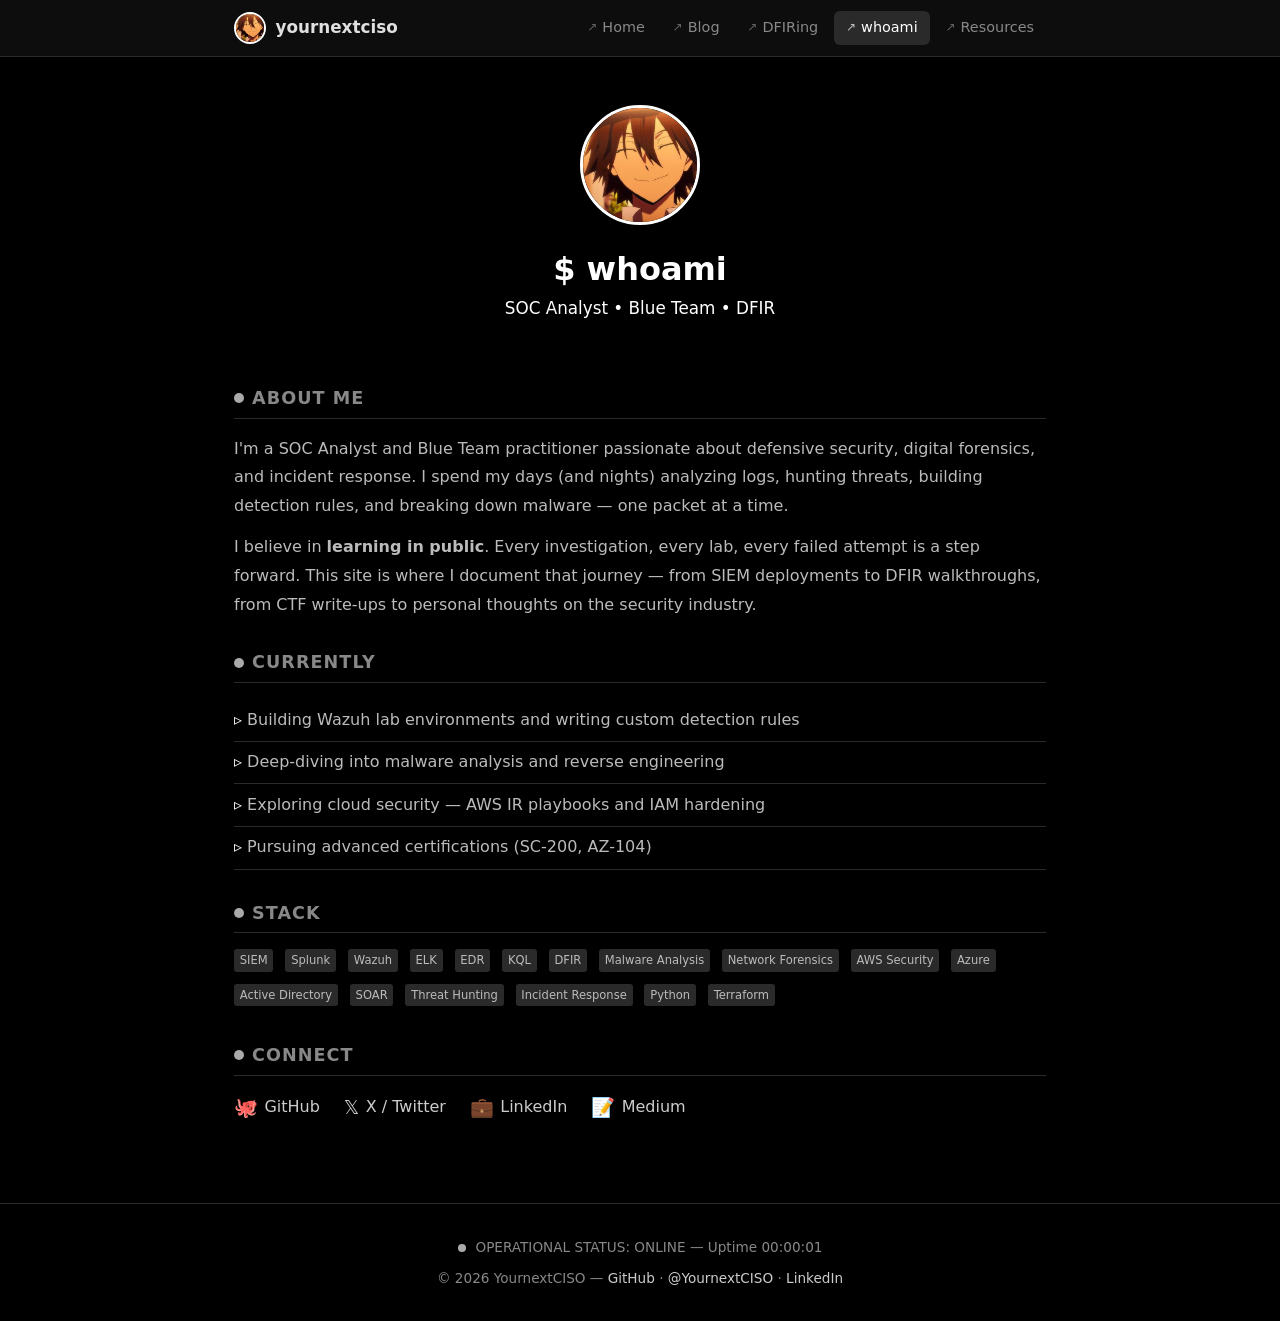
<file: whoami/index.html>
<!DOCTYPE html>
<html lang="en">
<head>
  <meta charset="UTF-8">
  <meta name="viewport" content="width=device-width, initial-scale=1.0">
  <meta name="description" content="whoami — YournextCISO. SOC Analyst, Blue Team, DFIR practitioner.">
  <title>whoami | YournextCISO</title>
  <link rel="stylesheet" href="/css/style.css">
  <link rel="icon" type="image/svg+xml" href="data:image/svg+xml,<svg xmlns='http://www.w3.org/2000/svg' viewBox='0 0 32 32'><text y='28' font-size='28'>🛡️</text></svg>">
</head>
<body>

  <a href="#main-content" class="sr-only skip-link">Skip to content</a>

  <header class="site-header">
    <div class="header-inner">
      <a href="/" class="brand" title="YournextCISO">
        <img src="/images/avatar.png" alt="" class="brand-avatar" width="32" height="32" onerror="this.style.display='none'">
        <span>yournextciso</span>
      </a>
      <button class="nav-toggle" id="navToggle" aria-label="Toggle navigation" aria-expanded="false">☰</button>
      <nav>
        <ul class="nav-tabs" id="navTabs">
          <li><a href="/" class="nav-tab"><span class="ix">↗</span>Home</a></li>
          <li><a href="/blogs/" class="nav-tab"><span class="ix">↗</span>Blog</a></li>
          <li><a href="/dfiring/" class="nav-tab"><span class="ix">↗</span>DFIRing</a></li>
          <li><a href="/whoami/" class="nav-tab"><span class="ix">↗</span>whoami</a></li>
          <li><a href="/resources/" class="nav-tab"><span class="ix">↗</span>Resources</a></li>
        </ul>
      </nav>
    </div>
  </header>

  <main id="main-content">
    <div class="container" style="padding-top:2rem;padding-bottom:3rem;">

      <!-- Profile -->
      <section class="profile-hero" style="padding-top:1rem;">
        <img src="/images/avatar.png" alt="YournextCISO profile" class="profile-avatar" width="120" height="120" onerror="this.style.display='none'">
        <h1 class="profile-name">$ whoami</h1>
        <p class="profile-title">SOC Analyst &bull; Blue Team &bull; DFIR</p>
      </section>

      <!-- Bio -->
      <section class="section">
        <div class="section-header">
          <span class="indicator" aria-hidden="true"></span>
          <h2>About Me</h2>
        </div>

        <div style="color:var(--soc-ink1);line-height:1.8;">
          <p>
            I'm a SOC Analyst and Blue Team practitioner passionate about defensive security, digital forensics, and incident response. I spend my days (and nights) analyzing logs, hunting threats, building detection rules, and breaking down malware — one packet at a time.
          </p>
          <p>
            I believe in <strong>learning in public</strong>. Every investigation, every lab, every failed attempt is a step forward. This site is where I document that journey — from SIEM deployments to DFIR walkthroughs, from CTF write-ups to personal thoughts on the security industry.
          </p>
        </div>
      </section>

      <!-- What I'm Working On -->
      <section class="section">
        <div class="section-header">
          <span class="indicator" aria-hidden="true"></span>
          <h2>Currently</h2>
        </div>

        <div style="color:var(--soc-ink1);line-height:1.8;">
          <ul style="list-style:none;padding:0;">
            <li style="padding:0.4rem 0;border-bottom:1px solid var(--soc-bg3);">
              <span style="color:var(--soc-cyan);">▹</span> Building Wazuh lab environments and writing custom detection rules
            </li>
            <li style="padding:0.4rem 0;border-bottom:1px solid var(--soc-bg3);">
              <span style="color:var(--soc-cyan);">▹</span> Deep-diving into malware analysis and reverse engineering
            </li>
            <li style="padding:0.4rem 0;border-bottom:1px solid var(--soc-bg3);">
              <span style="color:var(--soc-cyan);">▹</span> Exploring cloud security — AWS IR playbooks and IAM hardening
            </li>
            <li style="padding:0.4rem 0;border-bottom:1px solid var(--soc-bg3);">
              <span style="color:var(--soc-cyan);">▹</span> Pursuing advanced certifications (SC-200, AZ-104)
            </li>
          </ul>
        </div>
      </section>

      <!-- Skills & Tools -->
      <section class="section">
        <div class="section-header">
          <span class="indicator" aria-hidden="true"></span>
          <h2>Stack</h2>
        </div>

        <div style="display:flex;flex-wrap:wrap;gap:0.4rem;">
          <span class="tag">SIEM</span>
          <span class="tag">Splunk</span>
          <span class="tag">Wazuh</span>
          <span class="tag">ELK</span>
          <span class="tag">EDR</span>
          <span class="tag">KQL</span>
          <span class="tag">DFIR</span>
          <span class="tag">Malware Analysis</span>
          <span class="tag">Network Forensics</span>
          <span class="tag">AWS Security</span>
          <span class="tag">Azure</span>
          <span class="tag">Active Directory</span>
          <span class="tag">SOAR</span>
          <span class="tag">Threat Hunting</span>
          <span class="tag">Incident Response</span>
          <span class="tag">Python</span>
          <span class="tag">Terraform</span>
        </div>
      </section>

      <!-- Connect -->
      <section class="section">
        <div class="section-header">
          <span class="indicator" aria-hidden="true"></span>
          <h2>Connect</h2>
        </div>

        <div style="display:flex;flex-wrap:wrap;gap:1.5rem;font-size:1rem;">
          <a href="https://github.com/YournextCISO" target="_blank" rel="noopener" style="display:flex;align-items:center;gap:0.4rem;">
            <span style="font-size:1.2rem;">🐙</span> GitHub
          </a>
          <a href="https://x.com/YournextCISO" target="_blank" rel="noopener" style="display:flex;align-items:center;gap:0.4rem;">
            <span style="font-size:1.2rem;">𝕏</span> X / Twitter
          </a>
          <a href="https://www.linkedin.com/in/ndesylvarius/" target="_blank" rel="noopener" style="display:flex;align-items:center;gap:0.4rem;">
            <span style="font-size:1.2rem;">💼</span> LinkedIn
          </a>
          <a href="https://medium.com/@YournextCISO" target="_blank" rel="noopener" style="display:flex;align-items:center;gap:0.4rem;">
            <span style="font-size:1.2rem;">📝</span> Medium
          </a>
        </div>
      </section>

    </div>
  </main>

  <footer class="site-footer">
    <div class="container">
      <p><span class="status-dot" aria-hidden="true"></span> OPERATIONAL STATUS: ONLINE &mdash; Uptime <span id="uptimeCounter">--:--:--</span></p>
      <p style="margin-top:0.5rem;">
        &copy; <span id="currentYear">2026</span> YournextCISO &mdash;
        <a href="https://github.com/YournextCISO">GitHub</a> &middot;
        <a href="https://x.com/YournextCISO">@YournextCISO</a> &middot;
        <a href="https://www.linkedin.com/in/ndesylvarius/">LinkedIn</a>
      </p>
    </div>
  </footer>

  <script src="/js/main.js"></script>
</body>
</html>
</file>
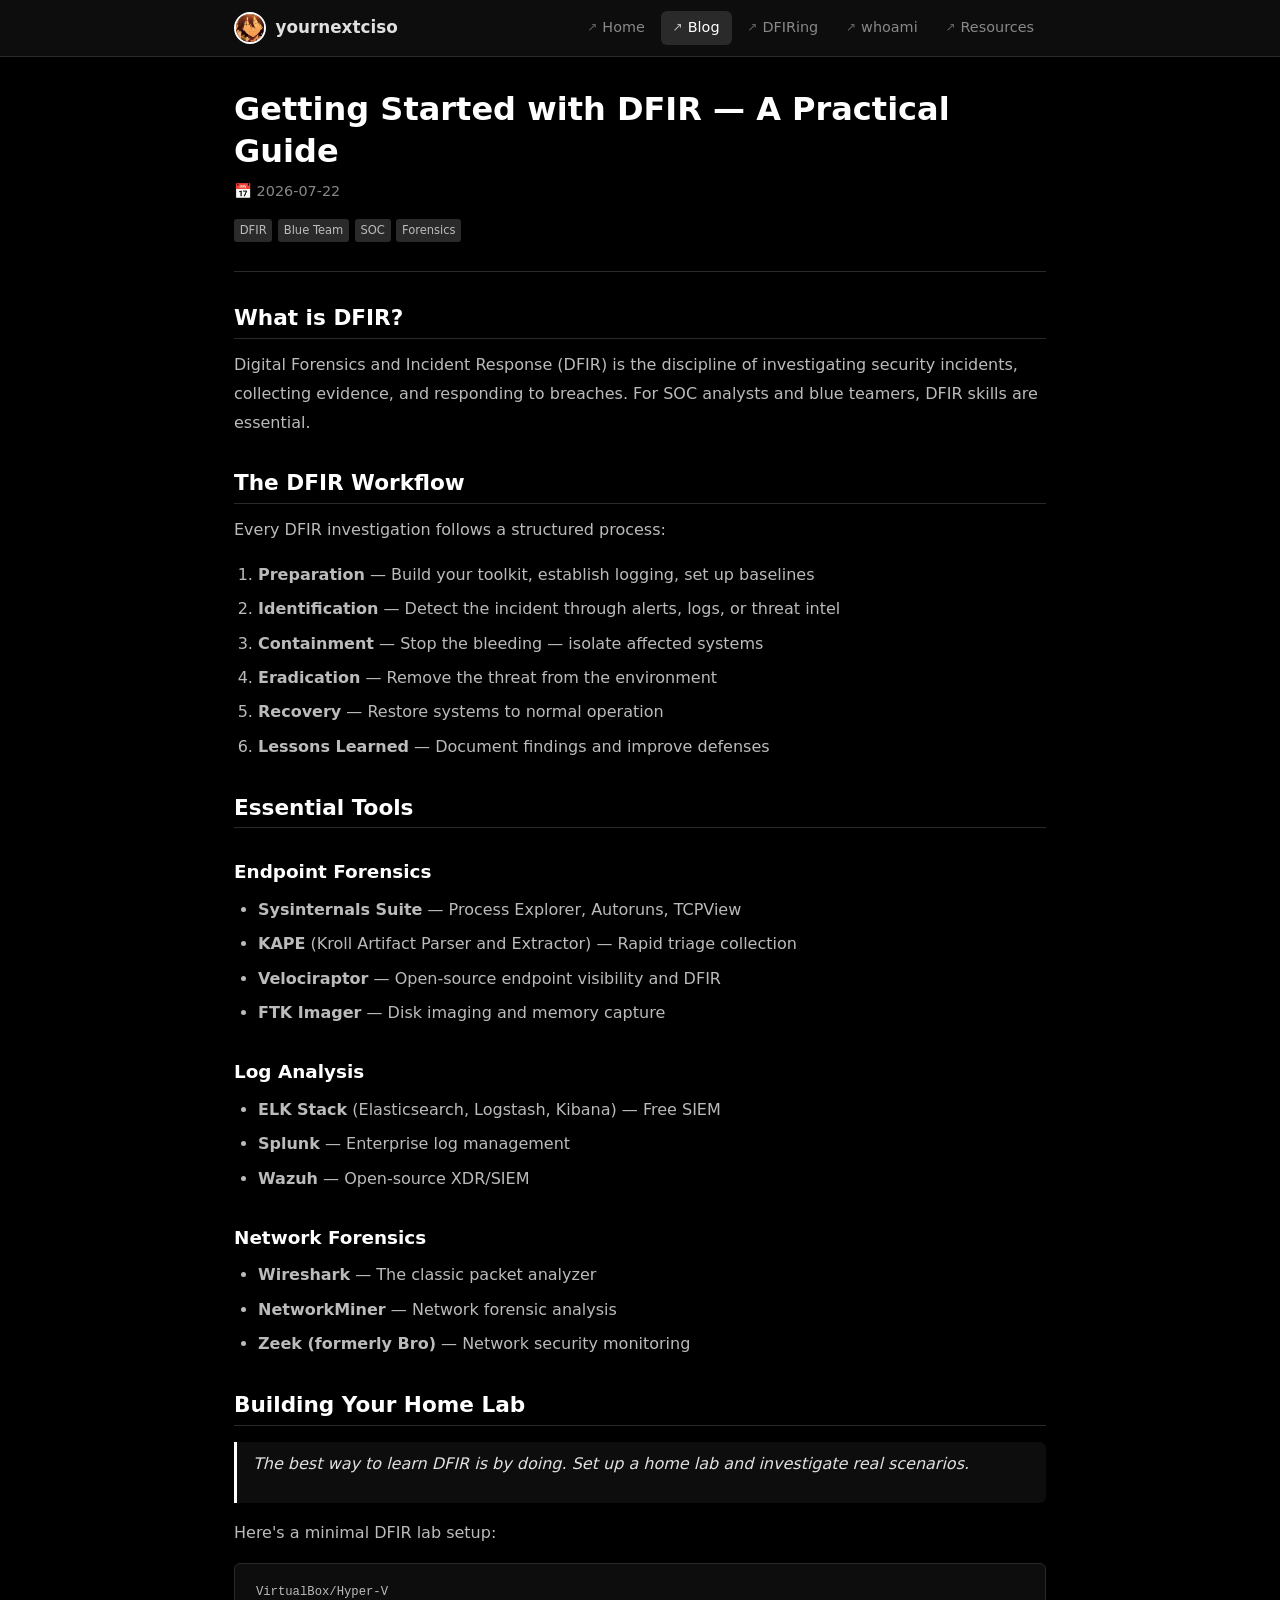
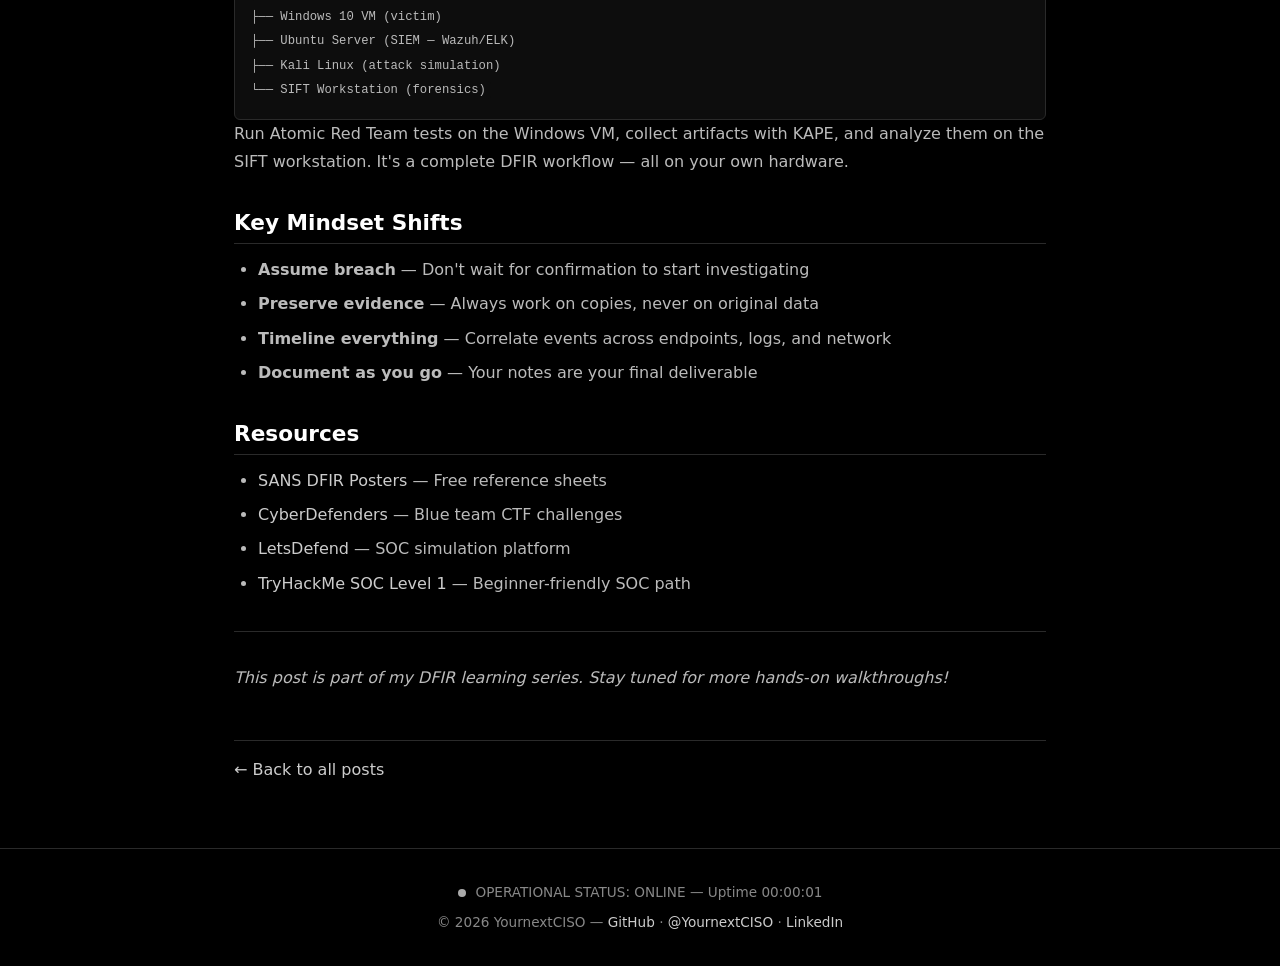
<file: blogs/posts/getting-started-with-dfir-a-practical-guide/index.html>
<!DOCTYPE html>
<html lang="en">
<head>
  <meta charset="UTF-8">
  <meta name="viewport" content="width=device-width, initial-scale=1.0">
  <meta name="description" content="Getting Started with DFIR — A Practical Guide — YournextCISO">
  <title>Getting Started with DFIR — A Practical Guide | YournextCISO</title>
  <link rel="stylesheet" href="/css/style.css">
  <link rel="icon" type="image/svg+xml" href="data:image/svg+xml,<svg xmlns='http://www.w3.org/2000/svg' viewBox='0 0 32 32'><text y='28' font-size='28'>🛡️</text></svg>">
</head>
<body>

  <a href="#main-content" class="sr-only skip-link">Skip to content</a>

  <header class="site-header">
    <div class="header-inner">
      <a href="/" class="brand" title="YournextCISO">
        <img src="/images/avatar.png" alt="" class="brand-avatar" width="32" height="32" onerror="this.style.display='none'">
        <span>yournextciso</span>
      </a>
      <button class="nav-toggle" id="navToggle" aria-label="Toggle navigation" aria-expanded="false">☰</button>
      <nav>
        <ul class="nav-tabs" id="navTabs">
          <li><a href="/" class="nav-tab"><span class="ix">↗</span>Home</a></li>
          <li><a href="/blogs/" class="nav-tab"><span class="ix">↗</span>Blog</a></li>
          <li><a href="/dfiring/" class="nav-tab"><span class="ix">↗</span>DFIRing</a></li>
          <li><a href="/whoami/" class="nav-tab"><span class="ix">↗</span>whoami</a></li>
          <li><a href="/resources/" class="nav-tab"><span class="ix">↗</span>Resources</a></li>
        </ul>
      </nav>
    </div>
  </header>

  <main id="main-content">
    <article class="post-article">
      <header class="post-header">
        <h1 class="post-title">Getting Started with DFIR — A Practical Guide</h1>
        <div class="post-date">📅 2026-07-22</div>
        <div class="post-tags"><span class="tag">DFIR</span><span class="tag">Blue Team</span><span class="tag">SOC</span><span class="tag">Forensics</span></div>
      </header>

      <div class="post-body">
        <h2 id="what-is-dfir">What is DFIR?</h2>
<p>Digital Forensics and Incident Response (DFIR) is the discipline of investigating security incidents, collecting evidence, and responding to breaches. For SOC analysts and blue teamers, DFIR skills are essential.</p>
<h2 id="the-dfir-workflow">The DFIR Workflow</h2>
<p>Every DFIR investigation follows a structured process:</p>
<ol>
<li><strong>Preparation</strong> — Build your toolkit, establish logging, set up baselines</li>
<li><strong>Identification</strong> — Detect the incident through alerts, logs, or threat intel</li>
<li><strong>Containment</strong> — Stop the bleeding — isolate affected systems</li>
<li><strong>Eradication</strong> — Remove the threat from the environment</li>
<li><strong>Recovery</strong> — Restore systems to normal operation</li>
<li><strong>Lessons Learned</strong> — Document findings and improve defenses</li>
</ol>
<h2 id="essential-tools">Essential Tools</h2>
<h3 id="endpoint-forensics">Endpoint Forensics</h3>
<ul>
<li><strong>Sysinternals Suite</strong> — Process Explorer, Autoruns, TCPView</li>
<li><strong>KAPE</strong> (Kroll Artifact Parser and Extractor) — Rapid triage collection</li>
<li><strong>Velociraptor</strong> — Open-source endpoint visibility and DFIR</li>
<li><strong>FTK Imager</strong> — Disk imaging and memory capture</li>
</ul>
<h3 id="log-analysis">Log Analysis</h3>
<ul>
<li><strong>ELK Stack</strong> (Elasticsearch, Logstash, Kibana) — Free SIEM</li>
<li><strong>Splunk</strong> — Enterprise log management</li>
<li><strong>Wazuh</strong> — Open-source XDR/SIEM</li>
</ul>
<h3 id="network-forensics">Network Forensics</h3>
<ul>
<li><strong>Wireshark</strong> — The classic packet analyzer</li>
<li><strong>NetworkMiner</strong> — Network forensic analysis</li>
<li><strong>Zeek (formerly Bro)</strong> — Network security monitoring</li>
</ul>
<h2 id="building-your-home-lab">Building Your Home Lab</h2>
<blockquote>
<p>The best way to learn DFIR is by doing. Set up a home lab and investigate real scenarios.</p>
</blockquote>
<p>Here's a minimal DFIR lab setup:</p>
<pre class="codehilite"><code>VirtualBox/Hyper-V
├── Windows 10 VM (victim)
├── Ubuntu Server (SIEM — Wazuh/ELK)
├── Kali Linux (attack simulation)
└── SIFT Workstation (forensics)
</code></pre>

<p>Run Atomic Red Team tests on the Windows VM, collect artifacts with KAPE, and analyze them on the SIFT workstation. It's a complete DFIR workflow — all on your own hardware.</p>
<h2 id="key-mindset-shifts">Key Mindset Shifts</h2>
<ul>
<li><strong>Assume breach</strong> — Don't wait for confirmation to start investigating</li>
<li><strong>Preserve evidence</strong> — Always work on copies, never on original data</li>
<li><strong>Timeline everything</strong> — Correlate events across endpoints, logs, and network</li>
<li><strong>Document as you go</strong> — Your notes are your final deliverable</li>
</ul>
<h2 id="resources">Resources</h2>
<ul>
<li><a href="https://www.sans.org/posters/">SANS DFIR Posters</a> — Free reference sheets</li>
<li><a href="https://cyberdefenders.org/">CyberDefenders</a> — Blue team CTF challenges</li>
<li><a href="https://letsdefend.io/">LetsDefend</a> — SOC simulation platform</li>
<li><a href="https://tryhackme.com/">TryHackMe SOC Level 1</a> — Beginner-friendly SOC path</li>
</ul>
<hr />
<p><em>This post is part of my DFIR learning series. Stay tuned for more hands-on walkthroughs!</em></p>
      </div>

      <div class="post-back">
        <a href="/blogs/">← Back to all posts</a>
      </div>
    </article>
  </main>

  <footer class="site-footer">
    <div class="container">
      <p><span class="status-dot" aria-hidden="true"></span> OPERATIONAL STATUS: ONLINE &mdash; Uptime <span id="uptimeCounter">--:--:--</span></p>
      <p style="margin-top:0.5rem;">
        &copy; <span id="currentYear">2026</span> YournextCISO &mdash;
        <a href="https://github.com/YournextCISO">GitHub</a> &middot;
        <a href="https://x.com/YournextCISO">@YournextCISO</a> &middot;
        <a href="https://www.linkedin.com/in/ndesylvarius/">LinkedIn</a>
      </p>
    </div>
  </footer>

  <script src="/js/main.js"></script>
</body>
</html>
</file>
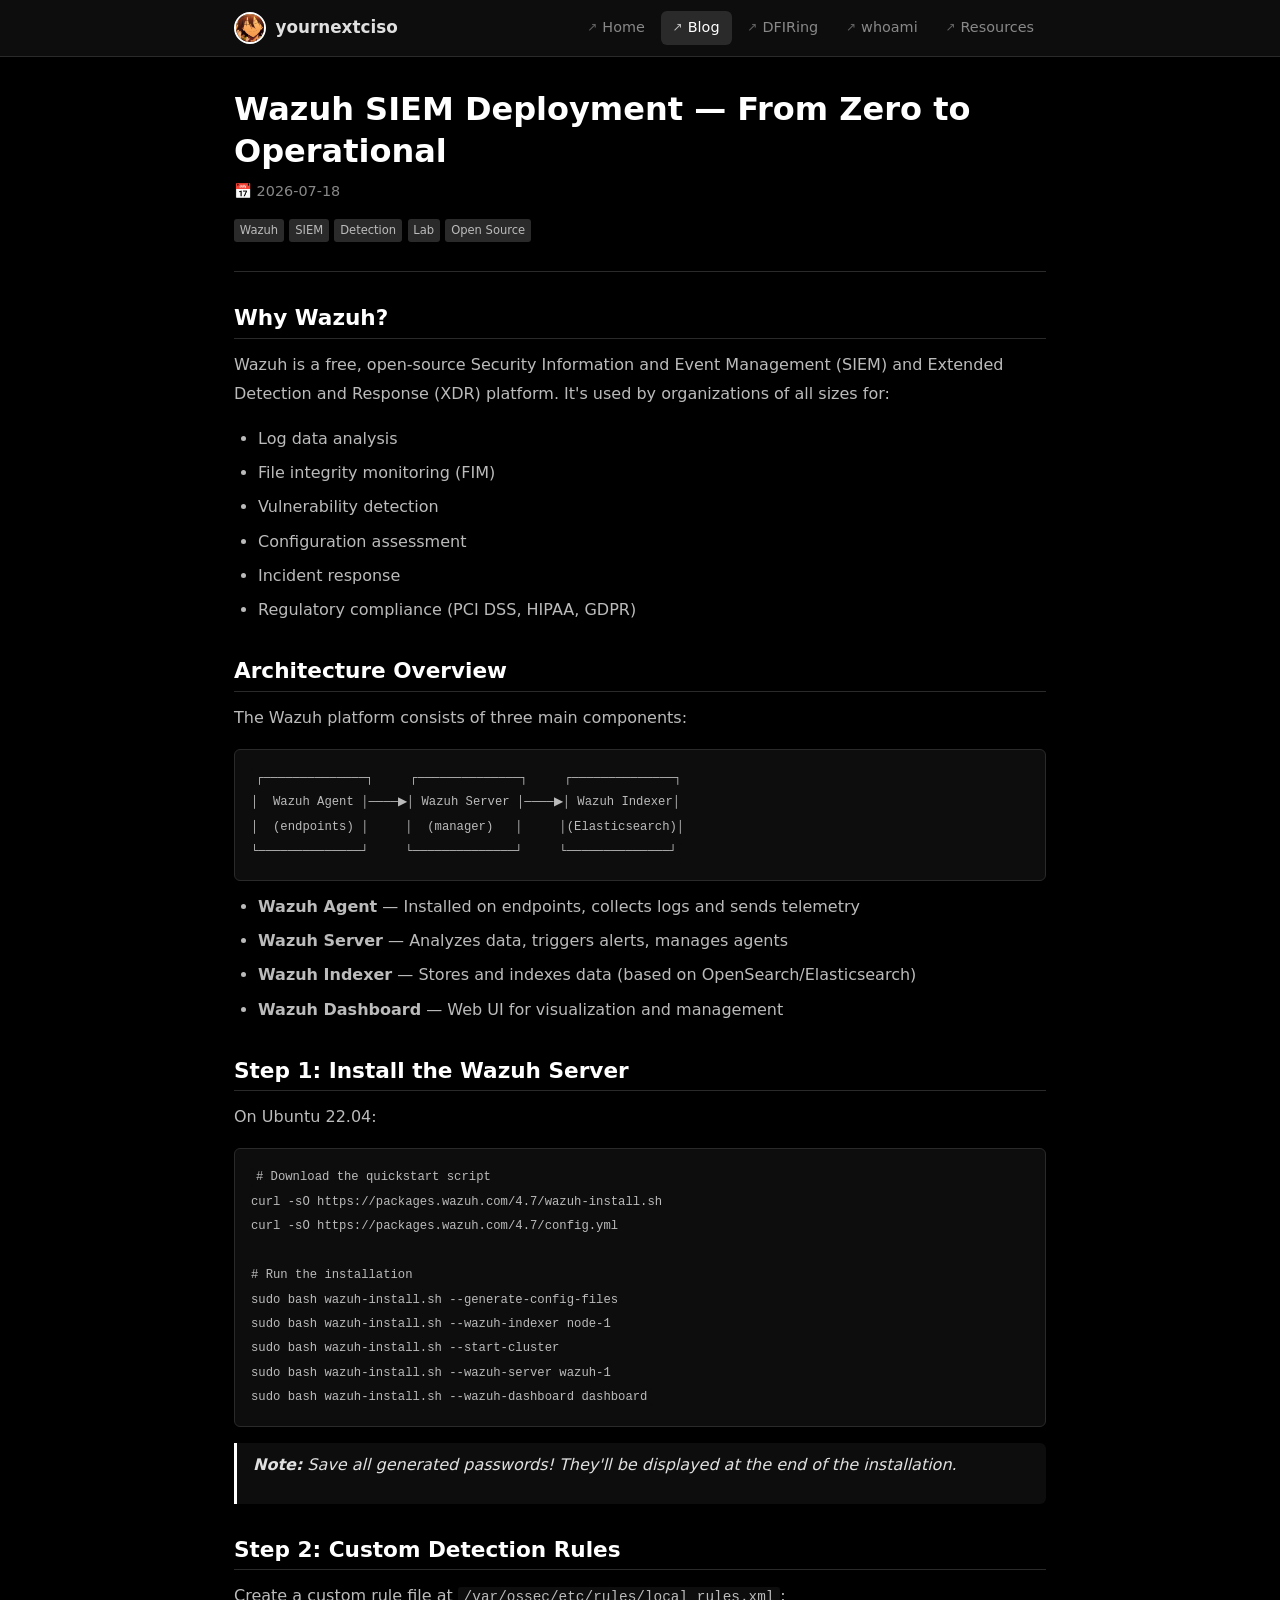
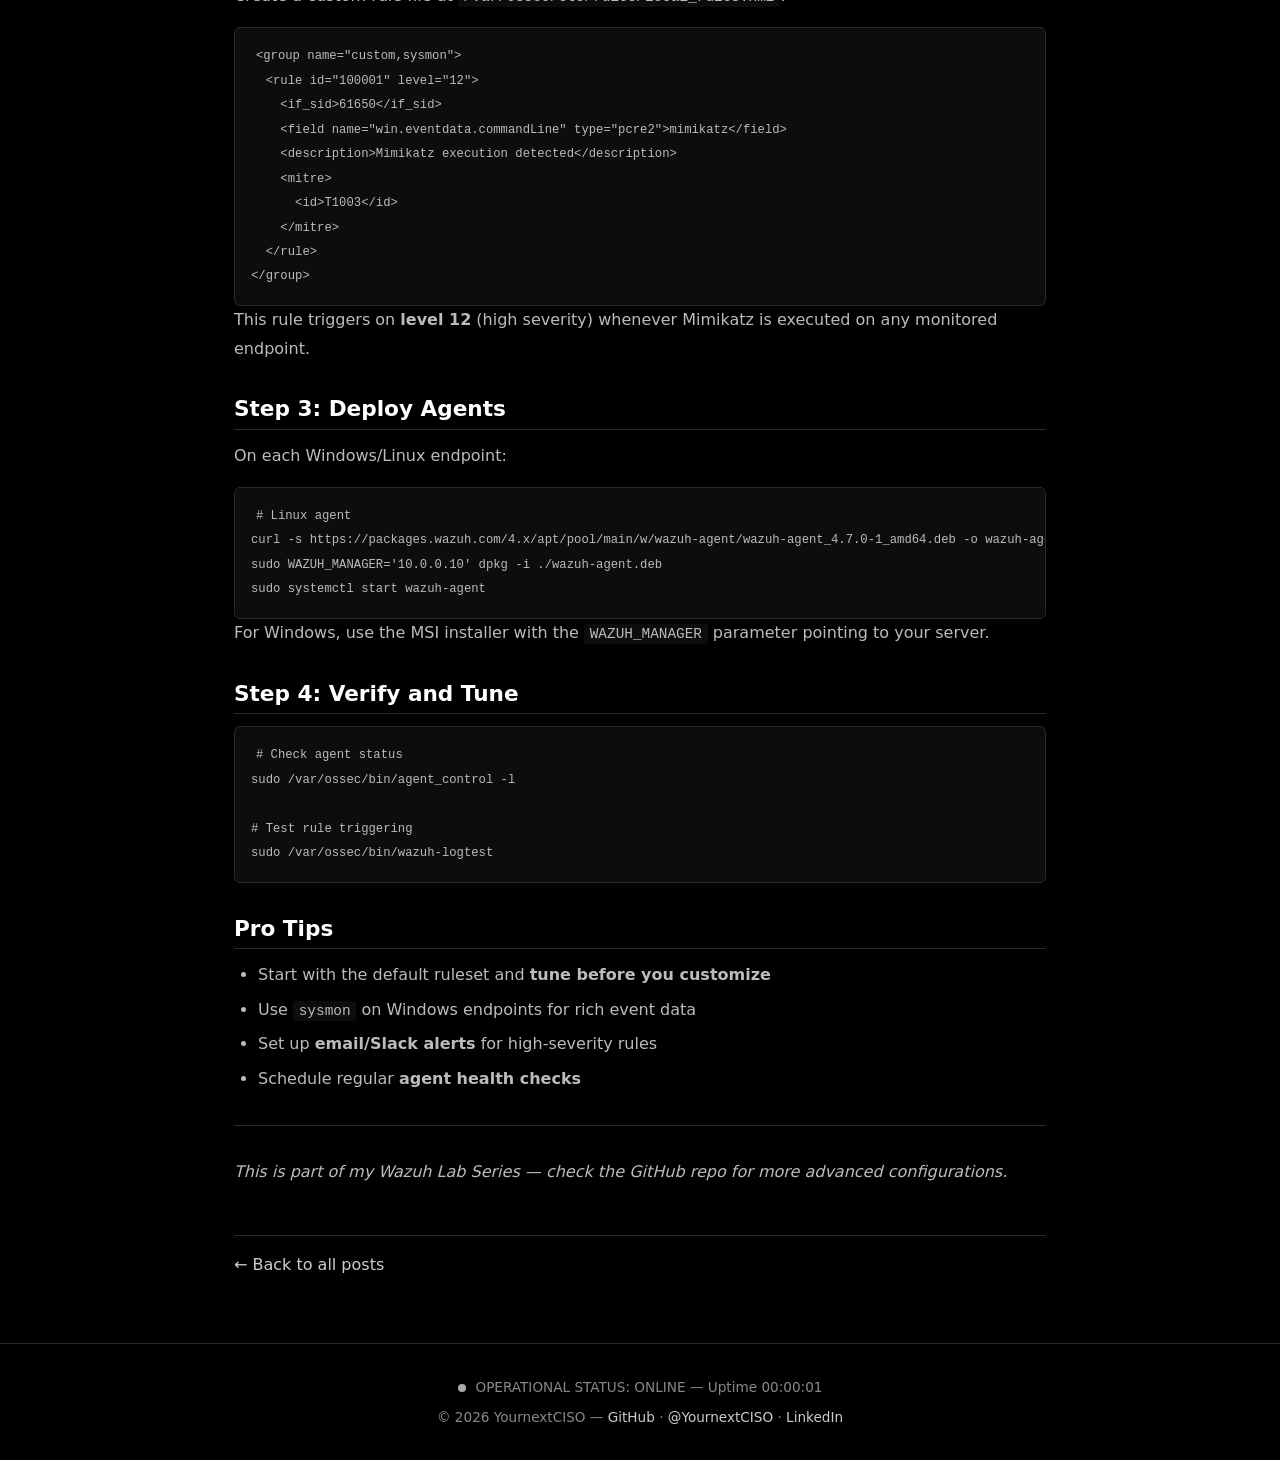
<file: blogs/posts/wazuh-siem-deployment-from-zero-to-operational/index.html>
<!DOCTYPE html>
<html lang="en">
<head>
  <meta charset="UTF-8">
  <meta name="viewport" content="width=device-width, initial-scale=1.0">
  <meta name="description" content="Wazuh SIEM Deployment — From Zero to Operational — YournextCISO">
  <title>Wazuh SIEM Deployment — From Zero to Operational | YournextCISO</title>
  <link rel="stylesheet" href="/css/style.css">
  <link rel="icon" type="image/svg+xml" href="data:image/svg+xml,<svg xmlns='http://www.w3.org/2000/svg' viewBox='0 0 32 32'><text y='28' font-size='28'>🛡️</text></svg>">
</head>
<body>

  <a href="#main-content" class="sr-only skip-link">Skip to content</a>

  <header class="site-header">
    <div class="header-inner">
      <a href="/" class="brand" title="YournextCISO">
        <img src="/images/avatar.png" alt="" class="brand-avatar" width="32" height="32" onerror="this.style.display='none'">
        <span>yournextciso</span>
      </a>
      <button class="nav-toggle" id="navToggle" aria-label="Toggle navigation" aria-expanded="false">☰</button>
      <nav>
        <ul class="nav-tabs" id="navTabs">
          <li><a href="/" class="nav-tab"><span class="ix">↗</span>Home</a></li>
          <li><a href="/blogs/" class="nav-tab"><span class="ix">↗</span>Blog</a></li>
          <li><a href="/dfiring/" class="nav-tab"><span class="ix">↗</span>DFIRing</a></li>
          <li><a href="/whoami/" class="nav-tab"><span class="ix">↗</span>whoami</a></li>
          <li><a href="/resources/" class="nav-tab"><span class="ix">↗</span>Resources</a></li>
        </ul>
      </nav>
    </div>
  </header>

  <main id="main-content">
    <article class="post-article">
      <header class="post-header">
        <h1 class="post-title">Wazuh SIEM Deployment — From Zero to Operational</h1>
        <div class="post-date">📅 2026-07-18</div>
        <div class="post-tags"><span class="tag">Wazuh</span><span class="tag">SIEM</span><span class="tag">Detection</span><span class="tag">Lab</span><span class="tag">Open Source</span></div>
      </header>

      <div class="post-body">
        <h2 id="why-wazuh">Why Wazuh?</h2>
<p>Wazuh is a free, open-source Security Information and Event Management (SIEM) and Extended Detection and Response (XDR) platform. It's used by organizations of all sizes for:</p>
<ul>
<li>Log data analysis</li>
<li>File integrity monitoring (FIM)</li>
<li>Vulnerability detection</li>
<li>Configuration assessment</li>
<li>Incident response</li>
<li>Regulatory compliance (PCI DSS, HIPAA, GDPR)</li>
</ul>
<h2 id="architecture-overview">Architecture Overview</h2>
<p>The Wazuh platform consists of three main components:</p>
<pre class="codehilite"><code>┌──────────────┐     ┌──────────────┐     ┌──────────────┐
│  Wazuh Agent │────▶│ Wazuh Server │────▶│ Wazuh Indexer│
│  (endpoints) │     │  (manager)   │     │(Elasticsearch)│
└──────────────┘     └──────────────┘     └──────────────┘
</code></pre>

<ul>
<li><strong>Wazuh Agent</strong> — Installed on endpoints, collects logs and sends telemetry</li>
<li><strong>Wazuh Server</strong> — Analyzes data, triggers alerts, manages agents</li>
<li><strong>Wazuh Indexer</strong> — Stores and indexes data (based on OpenSearch/Elasticsearch)</li>
<li><strong>Wazuh Dashboard</strong> — Web UI for visualization and management</li>
</ul>
<h2 id="step-1-install-the-wazuh-server">Step 1: Install the Wazuh Server</h2>
<p>On Ubuntu 22.04:</p>
<pre class="codehilite"><code class="language-bash"># Download the quickstart script
curl -sO https://packages.wazuh.com/4.7/wazuh-install.sh
curl -sO https://packages.wazuh.com/4.7/config.yml

# Run the installation
sudo bash wazuh-install.sh --generate-config-files
sudo bash wazuh-install.sh --wazuh-indexer node-1
sudo bash wazuh-install.sh --start-cluster
sudo bash wazuh-install.sh --wazuh-server wazuh-1
sudo bash wazuh-install.sh --wazuh-dashboard dashboard
</code></pre>

<blockquote>
<p><strong>Note:</strong> Save all generated passwords! They'll be displayed at the end of the installation.</p>
</blockquote>
<h2 id="step-2-custom-detection-rules">Step 2: Custom Detection Rules</h2>
<p>Create a custom rule file at <code>/var/ossec/etc/rules/local_rules.xml</code>:</p>
<pre class="codehilite"><code class="language-xml">&lt;group name=&quot;custom,sysmon&quot;&gt;
  &lt;rule id=&quot;100001&quot; level=&quot;12&quot;&gt;
    &lt;if_sid&gt;61650&lt;/if_sid&gt;
    &lt;field name=&quot;win.eventdata.commandLine&quot; type=&quot;pcre2&quot;&gt;mimikatz&lt;/field&gt;
    &lt;description&gt;Mimikatz execution detected&lt;/description&gt;
    &lt;mitre&gt;
      &lt;id&gt;T1003&lt;/id&gt;
    &lt;/mitre&gt;
  &lt;/rule&gt;
&lt;/group&gt;
</code></pre>

<p>This rule triggers on <strong>level 12</strong> (high severity) whenever Mimikatz is executed on any monitored endpoint.</p>
<h2 id="step-3-deploy-agents">Step 3: Deploy Agents</h2>
<p>On each Windows/Linux endpoint:</p>
<pre class="codehilite"><code class="language-bash"># Linux agent
curl -s https://packages.wazuh.com/4.x/apt/pool/main/w/wazuh-agent/wazuh-agent_4.7.0-1_amd64.deb -o wazuh-agent.deb
sudo WAZUH_MANAGER='10.0.0.10' dpkg -i ./wazuh-agent.deb
sudo systemctl start wazuh-agent
</code></pre>

<p>For Windows, use the MSI installer with the <code>WAZUH_MANAGER</code> parameter pointing to your server.</p>
<h2 id="step-4-verify-and-tune">Step 4: Verify and Tune</h2>
<pre class="codehilite"><code class="language-bash"># Check agent status
sudo /var/ossec/bin/agent_control -l

# Test rule triggering
sudo /var/ossec/bin/wazuh-logtest
</code></pre>

<h2 id="pro-tips">Pro Tips</h2>
<ul>
<li>Start with the default ruleset and <strong>tune before you customize</strong></li>
<li>Use <code>sysmon</code> on Windows endpoints for rich event data</li>
<li>Set up <strong>email/Slack alerts</strong> for high-severity rules</li>
<li>Schedule regular <strong>agent health checks</strong></li>
</ul>
<hr />
<p><em>This is part of my Wazuh Lab Series — check the GitHub repo for more advanced configurations.</em></p>
      </div>

      <div class="post-back">
        <a href="/blogs/">← Back to all posts</a>
      </div>
    </article>
  </main>

  <footer class="site-footer">
    <div class="container">
      <p><span class="status-dot" aria-hidden="true"></span> OPERATIONAL STATUS: ONLINE &mdash; Uptime <span id="uptimeCounter">--:--:--</span></p>
      <p style="margin-top:0.5rem;">
        &copy; <span id="currentYear">2026</span> YournextCISO &mdash;
        <a href="https://github.com/YournextCISO">GitHub</a> &middot;
        <a href="https://x.com/YournextCISO">@YournextCISO</a> &middot;
        <a href="https://www.linkedin.com/in/ndesylvarius/">LinkedIn</a>
      </p>
    </div>
  </footer>

  <script src="/js/main.js"></script>
</body>
</html>
</file>
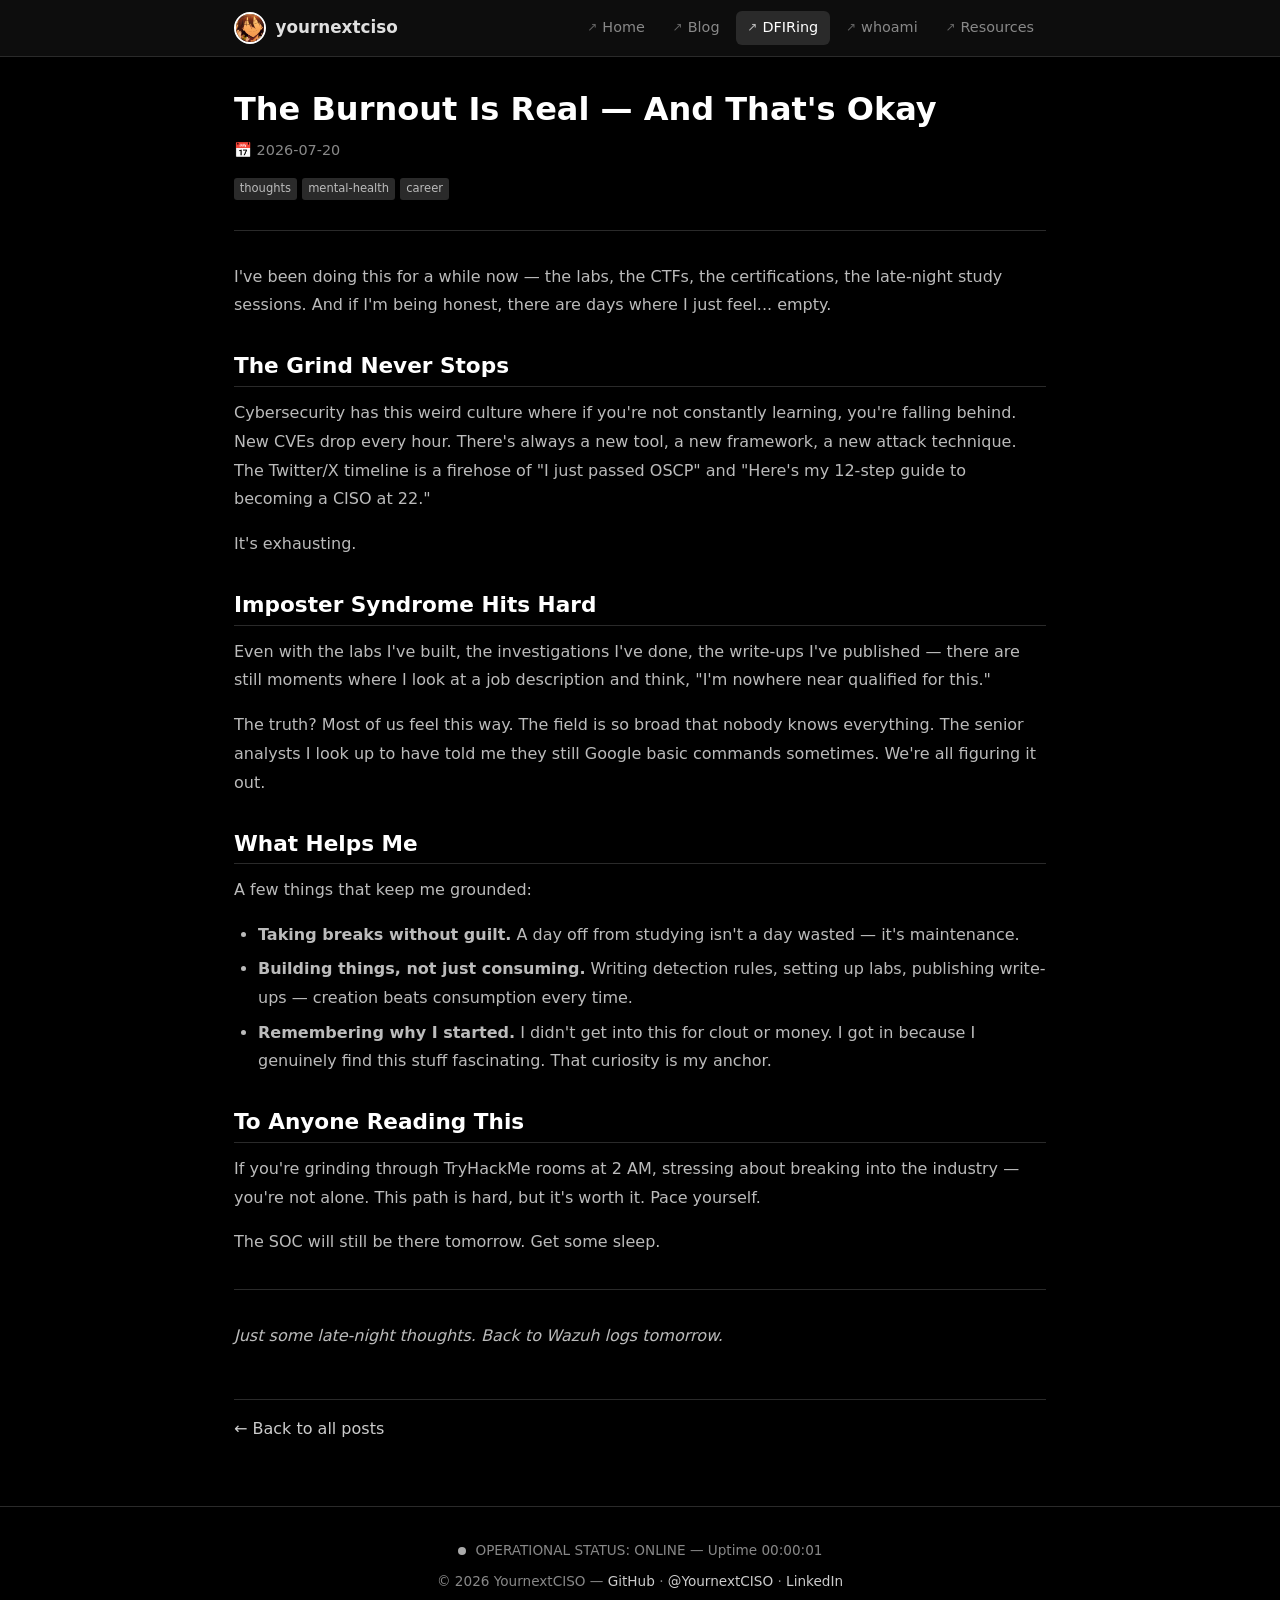
<file: dfiring/posts/the-burnout-is-real-and-thats-okay/index.html>
<!DOCTYPE html>
<html lang="en">
<head>
  <meta charset="UTF-8">
  <meta name="viewport" content="width=device-width, initial-scale=1.0">
  <meta name="description" content="The Burnout Is Real — And That's Okay — YournextCISO">
  <title>The Burnout Is Real — And That's Okay | YournextCISO</title>
  <link rel="stylesheet" href="/css/style.css">
  <link rel="icon" type="image/svg+xml" href="data:image/svg+xml,<svg xmlns='http://www.w3.org/2000/svg' viewBox='0 0 32 32'><text y='28' font-size='28'>🛡️</text></svg>">
</head>
<body>

  <a href="#main-content" class="sr-only skip-link">Skip to content</a>

  <header class="site-header">
    <div class="header-inner">
      <a href="/" class="brand" title="YournextCISO">
        <img src="/images/avatar.png" alt="" class="brand-avatar" width="32" height="32" onerror="this.style.display='none'">
        <span>yournextciso</span>
      </a>
      <button class="nav-toggle" id="navToggle" aria-label="Toggle navigation" aria-expanded="false">☰</button>
      <nav>
        <ul class="nav-tabs" id="navTabs">
          <li><a href="/" class="nav-tab"><span class="ix">↗</span>Home</a></li>
          <li><a href="/blogs/" class="nav-tab"><span class="ix">↗</span>Blog</a></li>
          <li><a href="/dfiring/" class="nav-tab"><span class="ix">↗</span>DFIRing</a></li>
          <li><a href="/whoami/" class="nav-tab"><span class="ix">↗</span>whoami</a></li>
          <li><a href="/resources/" class="nav-tab"><span class="ix">↗</span>Resources</a></li>
        </ul>
      </nav>
    </div>
  </header>

  <main id="main-content">
    <article class="post-article">
      <header class="post-header">
        <h1 class="post-title">The Burnout Is Real — And That's Okay</h1>
        <div class="post-date">📅 2026-07-20</div>
        <div class="post-tags"><span class="tag">thoughts</span><span class="tag">mental-health</span><span class="tag">career</span></div>
      </header>

      <div class="post-body">
        <p>I've been doing this for a while now — the labs, the CTFs, the certifications, the late-night study sessions. And if I'm being honest, there are days where I just feel... empty.</p>
<h2 id="the-grind-never-stops">The Grind Never Stops</h2>
<p>Cybersecurity has this weird culture where if you're not constantly learning, you're falling behind. New CVEs drop every hour. There's always a new tool, a new framework, a new attack technique. The Twitter/X timeline is a firehose of "I just passed OSCP" and "Here's my 12-step guide to becoming a CISO at 22."</p>
<p>It's exhausting.</p>
<h2 id="imposter-syndrome-hits-hard">Imposter Syndrome Hits Hard</h2>
<p>Even with the labs I've built, the investigations I've done, the write-ups I've published — there are still moments where I look at a job description and think, "I'm nowhere near qualified for this."</p>
<p>The truth? Most of us feel this way. The field is so broad that nobody knows everything. The senior analysts I look up to have told me they still Google basic commands sometimes. We're all figuring it out.</p>
<h2 id="what-helps-me">What Helps Me</h2>
<p>A few things that keep me grounded:</p>
<ul>
<li><strong>Taking breaks without guilt.</strong> A day off from studying isn't a day wasted — it's maintenance.</li>
<li><strong>Building things, not just consuming.</strong> Writing detection rules, setting up labs, publishing write-ups — creation beats consumption every time.</li>
<li><strong>Remembering why I started.</strong> I didn't get into this for clout or money. I got in because I genuinely find this stuff fascinating. That curiosity is my anchor.</li>
</ul>
<h2 id="to-anyone-reading-this">To Anyone Reading This</h2>
<p>If you're grinding through TryHackMe rooms at 2 AM, stressing about breaking into the industry — you're not alone. This path is hard, but it's worth it. Pace yourself.</p>
<p>The SOC will still be there tomorrow. Get some sleep.</p>
<hr />
<p><em>Just some late-night thoughts. Back to Wazuh logs tomorrow.</em></p>
      </div>

      <div class="post-back">
        <a href="/blogs/">← Back to all posts</a>
      </div>
    </article>
  </main>

  <footer class="site-footer">
    <div class="container">
      <p><span class="status-dot" aria-hidden="true"></span> OPERATIONAL STATUS: ONLINE &mdash; Uptime <span id="uptimeCounter">--:--:--</span></p>
      <p style="margin-top:0.5rem;">
        &copy; <span id="currentYear">2026</span> YournextCISO &mdash;
        <a href="https://github.com/YournextCISO">GitHub</a> &middot;
        <a href="https://x.com/YournextCISO">@YournextCISO</a> &middot;
        <a href="https://www.linkedin.com/in/ndesylvarius/">LinkedIn</a>
      </p>
    </div>
  </footer>

  <script src="/js/main.js"></script>
</body>
</html>
</file>
<file: css/style.css>
/* ==============================================
   YournextCISO Portfolio — SOC Dashboard Theme
   Minimal Blue Team / DFIR Style
   ============================================== */

/* --- Custom Properties --- */
:root {
  /* Black & White palette */
  --soc-bg0:    #000000;
  --soc-bg1:    #0d0d0d;
  --soc-bg2:    #1a1a1a;
  --soc-bg3:    #2a2a2a;
  --soc-ink0:   #888888;
  --soc-ink1:   #bbbbbb;
  --soc-ink2:   #e0e0e0;
  --soc-ink3:   #ffffff;
  --soc-blue:   #cccccc;
  --soc-cyan:   #ffffff;
  --soc-green:  #aaaaaa;
  --soc-orange: #999999;
  --soc-red:    #ff4444;
  --soc-violet: #888888;
  --soc-yellow: #bbbbbb;
  --soc-accent: #ffffff;

  /* Layout */
  --soc-max-w:  860px;
  --soc-radius: 6px;
  --soc-gap:    1.5rem;

  /* Type */
  --font-mono:  'Cascadia Code', 'Fira Code', 'JetBrains Mono', 'Consolas', monospace;
  --font-sans:  system-ui, -apple-system, 'Segoe UI', Roboto, sans-serif;
}

/* --- Reset & Base --- */
*,
*::before,
*::after { box-sizing: border-box; margin: 0; padding: 0; }

html {
  scroll-behavior: smooth;
  font-size: 16px;
  background: var(--soc-bg0);
  color: var(--soc-ink1);
  font-family: var(--font-sans);
  line-height: 1.65;
}

body {
  min-height: 100vh;
  display: flex;
  flex-direction: column;
}

/* --- Starfield Canvas --- */
#starfield {
  position: fixed;
  top: 0;
  left: 0;
  width: 100%;
  height: 100%;
  z-index: 0;
  pointer-events: none;
}

/* --- Skip Link (a11y) --- */
.sr-only {
  position: absolute; width: 1px; height: 1px;
  padding: 0; margin: -1px; overflow: hidden;
  clip: rect(0,0,0,0); white-space: nowrap; border: 0;
}
.skip-link:focus {
  position: fixed; top: 1rem; left: 1rem; z-index: 9999;
  width: auto; height: auto; clip: auto;
  background: var(--soc-bg3); color: var(--soc-cyan);
  padding: 0.5rem 1rem; border-radius: var(--soc-radius);
  font-weight: 600; text-decoration: none;
  box-shadow: 0 0 0 3px var(--soc-cyan);
}

/* --- Typography --- */
h1, h2, h3, h4 { color: var(--soc-ink3); line-height: 1.3; }
h1 { font-size: 1.8rem; }
h2 { font-size: 1.4rem; margin-bottom: 0.75rem; }
h3 { font-size: 1.15rem; }
a { color: var(--soc-blue); text-decoration: none; }
a:hover { color: var(--soc-cyan); text-decoration: underline; }
code, pre { font-family: var(--font-mono); }
pre {
  background: var(--soc-bg1);
  border: 1px solid var(--soc-bg3);
  border-radius: var(--soc-radius);
  padding: 1rem;
  overflow-x: auto;
  font-size: 0.85rem;
}
code { font-size: 0.9em; padding: 0.15em 0.4em; border-radius: 3px; background: var(--soc-bg1); }
p + p { margin-top: 0.75rem; }

/* --- Layout --- */
.container {
  max-width: var(--soc-max-w);
  margin: 0 auto;
  padding: 0 1.5rem;
}

/* --- Header / Nav (SOC-style tabs) --- */
.site-header {
  background: var(--soc-bg1);
  border-bottom: 1px solid var(--soc-bg3);
  position: sticky;
  top: 0;
  z-index: 100;
  backdrop-filter: blur(8px);
}
.header-inner {
  max-width: var(--soc-max-w);
  margin: 0 auto;
  padding: 0 1.5rem;
  display: flex;
  align-items: center;
  justify-content: space-between;
  height: 56px;
}

/* Brand / Logo */
.brand {
  display: flex;
  align-items: center;
  gap: 0.6rem;
  color: var(--soc-ink2);
  font-weight: 700;
  font-size: 1.05rem;
  text-decoration: none;
}
.brand:hover { color: var(--soc-cyan); text-decoration: none; }
.brand-avatar {
  width: 32px;
  height: 32px;
  border-radius: 50%;
  border: 2px solid var(--soc-cyan);
  object-fit: cover;
}

/* Nav Tabs */
.nav-tabs {
  display: flex;
  gap: 0.25rem;
  list-style: none;
}
.nav-tab {
  display: flex;
  align-items: center;
  gap: 0.3rem;
  padding: 0.35rem 0.75rem;
  border-radius: var(--soc-radius);
  color: var(--soc-ink0);
  font-size: 0.9rem;
  font-weight: 500;
  text-decoration: none;
  transition: background 0.15s, color 0.15s;
}
.nav-tab:hover { background: var(--soc-bg2); color: var(--soc-ink2); text-decoration: none; }
.nav-tab.active { background: var(--soc-bg3); color: var(--soc-cyan); }
.nav-tab .ix { font-size: 0.75rem; opacity: 0.7; }

/* Mobile nav toggle */
.nav-toggle {
  display: none;
  background: none;
  border: none;
  color: var(--soc-ink1);
  font-size: 1.5rem;
  cursor: pointer;
  padding: 0.25rem;
}

/* --- Footer --- */
.site-footer {
  margin-top: auto;
  border-top: 1px solid var(--soc-bg3);
  padding: 2rem 1.5rem;
  text-align: center;
  font-size: 0.85rem;
  color: var(--soc-ink0);
}
.site-footer .status-dot {
  display: inline-block;
  width: 8px; height: 8px;
  border-radius: 50%;
  background: var(--soc-green);
  margin-right: 0.35rem;
}

/* --- Cards (blog posts) --- */
.card {
  background: var(--soc-bg1);
  border: 1px solid var(--soc-bg3);
  border-radius: var(--soc-radius);
  padding: 1.25rem 1.5rem;
  margin-bottom: 1rem;
  transition: border-color 0.2s;
  position: relative;
}
.card:hover { border-color: var(--soc-blue); }
.card-title {
  font-size: 1.15rem;
  font-weight: 600;
  margin-bottom: 0.4rem;
}
.card-title a { color: var(--soc-ink2); }
.card-title a:hover { color: var(--soc-cyan); text-decoration: none; }
.card-meta {
  display: flex;
  flex-wrap: wrap;
  gap: 0.75rem;
  font-size: 0.8rem;
  color: var(--soc-ink0);
  margin-bottom: 0.6rem;
}
.card-meta span { display: flex; align-items: center; gap: 0.25rem; }
.card-excerpt {
  color: var(--soc-ink0);
  font-size: 0.9rem;
}

/* --- Source Badge (on cards) --- */
.card-source-badge {
  display: inline-block;
  position: absolute;
  top: -1px;
  right: -1px;
  padding: 0.2em 0.6em;
  border-radius: 0 var(--soc-radius) 0 var(--soc-radius);
  font-size: 0.7rem;
  font-weight: 700;
  text-transform: uppercase;
  letter-spacing: 0.05em;
}
.badge-medium {
  background: var(--soc-bg3);
  color: var(--soc-ink2);
  border: 1px solid var(--soc-bg3);
}
.badge-obsidian {
  background: #483699;
  color: #e2d9ff;
  border: 1px solid #5c47b0;
}

/* Tags */
.tag {
  display: inline-block;
  padding: 0.15em 0.5em;
  border-radius: 3px;
  font-size: 0.72rem;
  font-weight: 500;
  background: var(--soc-bg3);
  color: var(--soc-ink1);
  margin-right: 0.35rem;
  margin-bottom: 0.35rem;
}
.tag:hover { background: var(--soc-blue); color: var(--soc-ink3); text-decoration: none; }

/* --- Filter Bar (Blog page) --- */
.filter-bar {
  display: flex;
  flex-wrap: wrap;
  gap: 0.4rem;
  margin-bottom: 1.5rem;
  padding-bottom: 1rem;
  border-bottom: 1px solid var(--soc-bg3);
}
.filter-pill {
  display: inline-block;
  padding: 0.3em 0.75em;
  border-radius: 20px;
  font-size: 0.78rem;
  font-weight: 500;
  font-family: var(--font-sans);
  background: var(--soc-bg1);
  color: var(--soc-ink0);
  border: 1px solid var(--soc-bg3);
  cursor: pointer;
  transition: background 0.15s, color 0.15s, border-color 0.15s;
  white-space: nowrap;
}
.filter-pill:hover {
  background: var(--soc-bg2);
  color: var(--soc-ink2);
  border-color: var(--soc-blue);
}
.filter-pill.active {
  background: var(--soc-cyan);
  color: var(--soc-bg0);
  border-color: var(--soc-cyan);
  font-weight: 700;
}

/* --- Profile Hero (Minimal) --- */
.profile-hero {
  text-align: center;
  padding: 3rem 1.5rem 1.5rem;
  position: relative;
  z-index: 1;
}
.profile-avatar {
  width: 120px;
  height: 120px;
  border-radius: 50%;
  border: 3px solid var(--soc-cyan);
  margin-bottom: 1rem;
  object-fit: cover;
}
.profile-name { font-size: 2rem; margin-bottom: 0.25rem; }
.profile-title { color: var(--soc-cyan); font-size: 1.05rem; font-weight: 500; margin-bottom: 0.5rem; }

/* --- Section Headers --- */
.section {
  margin: 2rem 0;
  position: relative;
  z-index: 1;
}
.section-header {
  display: flex;
  align-items: center;
  gap: 0.5rem;
  margin-bottom: 1rem;
  padding-bottom: 0.5rem;
  border-bottom: 1px solid var(--soc-bg3);
}
.section-header .indicator {
  width: 10px; height: 10px;
  border-radius: 50%;
  background: var(--soc-green);
  flex-shrink: 0;
}
.section-header h2 {
  margin: 0;
  font-size: 1.1rem;
  font-weight: 600;
  text-transform: uppercase;
  letter-spacing: 0.06em;
  color: var(--soc-ink0);
}

/* --- Resource Items (Resources page) --- */
.resource-item {
  display: flex;
  flex-wrap: wrap;
  align-items: baseline;
  gap: 0.4rem;
  padding: 0.6rem 0;
  border-bottom: 1px solid var(--soc-bg3);
  font-size: 0.9rem;
}
.resource-item:last-child { border-bottom: none; }
.resource-item a {
  font-weight: 600;
  color: var(--soc-cyan);
  white-space: nowrap;
}
.resource-item a:hover { color: var(--soc-blue); }
.resource-desc {
  color: var(--soc-ink0);
  font-size: 0.82rem;
}

/* --- Individual Post Page (Auto-generated for Obsidian posts) --- */
.post-article {
  max-width: var(--soc-max-w);
  margin: 0 auto;
  padding: 2rem 1.5rem 4rem;
  position: relative;
  z-index: 1;
}
.post-article .post-header {
  margin-bottom: 2rem;
  padding-bottom: 1rem;
  border-bottom: 1px solid var(--soc-bg3);
}
.post-article .post-title {
  font-size: 2rem;
  margin-bottom: 0.5rem;
  color: var(--soc-ink3);
}
.post-article .post-date {
  color: var(--soc-ink0);
  font-size: 0.9rem;
  margin-bottom: 0.75rem;
}
.post-article .post-tags {
  margin-bottom: 0.5rem;
}
.post-article .post-body {
  line-height: 1.8;
  color: var(--soc-ink1);
}
.post-article .post-body h1,
.post-article .post-body h2,
.post-article .post-body h3 {
  margin-top: 2rem;
  margin-bottom: 0.75rem;
}
.post-article .post-body h2 { font-size: 1.35rem; border-bottom: 1px solid var(--soc-bg3); padding-bottom: 0.35rem; }
.post-article .post-body h3 { font-size: 1.15rem; }
.post-article .post-body p { margin-bottom: 1rem; }
.post-article .post-body ul,
.post-article .post-body ol {
  margin: 0.75rem 0 1rem 1.5rem;
}
.post-article .post-body li { margin-bottom: 0.35rem; }
.post-article .post-body blockquote {
  border-left: 3px solid var(--soc-cyan);
  padding: 0.5rem 1rem;
  margin: 1rem 0;
  background: var(--soc-bg1);
  border-radius: 0 var(--soc-radius) var(--soc-radius) 0;
  color: var(--soc-ink2);
  font-style: italic;
}
.post-article .post-body img {
  max-width: 100%;
  height: auto;
  border-radius: var(--soc-radius);
  border: 1px solid var(--soc-bg3);
  margin: 1rem 0;
}
.post-article .post-body table {
  width: 100%;
  border-collapse: collapse;
  margin: 1rem 0;
  font-size: 0.9rem;
}
.post-article .post-body th,
.post-article .post-body td {
  padding: 0.5rem 0.75rem;
  border: 1px solid var(--soc-bg3);
  text-align: left;
}
.post-article .post-body th {
  background: var(--soc-bg1);
  color: var(--soc-ink2);
  font-weight: 600;
}
.post-article .post-body hr {
  border: none;
  border-top: 1px solid var(--soc-bg3);
  margin: 2rem 0;
}
.post-article .post-back {
  margin-top: 3rem;
  padding-top: 1rem;
  border-top: 1px solid var(--soc-bg3);
}

/* --- 404 --- */
.error-page {
  text-align: center;
  padding: 4rem 1.5rem;
}
.error-page h1 {
  font-size: 4rem;
  font-family: var(--font-mono);
  color: var(--soc-cyan);
}
.error-page p { color: var(--soc-ink0); margin-top: 0.5rem; }

/* --- Main content z-index (above starfield) --- */
main,
.site-header,
.site-footer {
  position: relative;
  z-index: 1;
}

/* --- Responsive --- */
@media (max-width: 640px) {
  .nav-tabs {
    display: none;
    position: absolute;
    top: 56px;
    left: 0;
    right: 0;
    background: var(--soc-bg1);
    border-bottom: 1px solid var(--soc-bg3);
    flex-direction: column;
    padding: 0.5rem 1rem;
    gap: 0;
  }
  .nav-tabs.open { display: flex; }
  .nav-toggle { display: block; }
  h1 { font-size: 1.5rem; }
  .container { padding: 0 1rem; }
  .header-inner { padding: 0 1rem; }
  .post-article .post-title { font-size: 1.5rem; }
  .filter-bar { gap: 0.3rem; }
  .filter-pill { font-size: 0.72rem; padding: 0.25em 0.6em; }
}
</file>
<file: css/admin.css>
/* ==============================================
   YournextCISO Admin Panel — Write / Edit / Post
   ============================================== */

.admin-shell {
  display: grid;
  grid-template-columns: 260px 1fr;
  gap: 1.5rem;
  align-items: start;
}
@media (max-width: 860px) {
  .admin-shell { grid-template-columns: 1fr; }
}

/* --- Gate (token entry) --- */
.admin-gate {
  max-width: 480px;
  margin: 2rem auto;
  background: var(--soc-bg1);
  border: 1px solid var(--soc-bg3);
  border-radius: var(--soc-radius);
  padding: 1.5rem;
}
.admin-gate p { color: var(--soc-ink0); font-size: 0.85rem; margin-bottom: 0.75rem; }
.admin-gate p + p { margin-top: 0; }

/* --- Form controls --- */
.field { margin-bottom: 1rem; }
.field label {
  display: block;
  font-size: 0.78rem;
  text-transform: uppercase;
  letter-spacing: 0.05em;
  color: var(--soc-ink0);
  margin-bottom: 0.35rem;
}
.field input[type="text"],
.field input[type="date"],
.field input[type="password"],
.field textarea,
.field select {
  width: 100%;
  background: var(--soc-bg0);
  border: 1px solid var(--soc-bg3);
  border-radius: var(--soc-radius);
  color: var(--soc-ink2);
  font-family: var(--font-sans);
  font-size: 0.9rem;
  padding: 0.55em 0.75em;
}
.field textarea { font-family: var(--font-mono); resize: vertical; }
.field input:focus, .field textarea:focus, .field select:focus {
  outline: none;
  border-color: var(--soc-blue);
}
.field-row { display: flex; gap: 1rem; }
.field-row .field { flex: 1; }
.field-hint { font-size: 0.75rem; color: var(--soc-ink0); margin-top: 0.3rem; }

/* --- Buttons --- */
.btn {
  display: inline-flex;
  align-items: center;
  gap: 0.4em;
  background: var(--soc-bg2);
  border: 1px solid var(--soc-bg3);
  color: var(--soc-ink2);
  font-family: var(--font-sans);
  font-size: 0.85rem;
  font-weight: 600;
  padding: 0.55em 1em;
  border-radius: var(--soc-radius);
  cursor: pointer;
  transition: border-color 0.15s, color 0.15s;
}
.btn:hover { border-color: var(--soc-blue); color: var(--soc-cyan); }
.btn:disabled { opacity: 0.5; cursor: not-allowed; }
.btn-primary { background: var(--soc-ink3); color: var(--soc-bg0); border-color: var(--soc-ink3); }
.btn-primary:hover { background: var(--soc-cyan); border-color: var(--soc-cyan); color: var(--soc-bg0); }
.btn-danger { color: var(--soc-red); }
.btn-danger:hover { border-color: var(--soc-red); color: var(--soc-red); }
.btn-sm { font-size: 0.75rem; padding: 0.35em 0.7em; }

/* --- Sidebar: post list --- */
.admin-sidebar {
  background: var(--soc-bg1);
  border: 1px solid var(--soc-bg3);
  border-radius: var(--soc-radius);
  padding: 1rem;
}
.admin-sidebar h3 { font-size: 0.9rem; margin-bottom: 0.75rem; }
.draft-filter { display: flex; gap: 0.35rem; margin-bottom: 0.75rem; }
.draft-filter button {
  flex: 1;
  background: transparent;
  border: 1px solid var(--soc-bg3);
  color: var(--soc-ink0);
  font-size: 0.75rem;
  font-weight: 600;
  padding: 0.35em;
  border-radius: var(--soc-radius);
  cursor: pointer;
}
.draft-filter button:hover { color: var(--soc-ink2); }
.draft-filter button.active { background: var(--soc-bg3); color: var(--soc-ink2); }

.post-list { list-style: none; max-height: 60vh; overflow-y: auto; }
.post-list li { margin-bottom: 0.25rem; }
.post-list button {
  width: 100%;
  text-align: left;
  background: transparent;
  border: 1px solid transparent;
  color: var(--soc-ink1);
  font-size: 0.82rem;
  padding: 0.5em 0.6em;
  border-radius: var(--soc-radius);
  cursor: pointer;
}
.post-list button:hover { background: var(--soc-bg2); }
.post-list button.active { background: var(--soc-bg3); color: var(--soc-cyan); border-color: var(--soc-blue); }
.post-list-empty { color: var(--soc-ink0); font-size: 0.82rem; }
.post-list-heading {
  font-size: 0.7rem;
  text-transform: uppercase;
  letter-spacing: 0.05em;
  color: var(--soc-ink0);
  margin: 0.75rem 0 0.35rem;
  padding-top: 0.5rem;
  border-top: 1px solid var(--soc-bg3);
}
.post-list-heading:first-child { margin-top: 0; padding-top: 0; border-top: none; }
.draft-tag {
  display: inline-block;
  font-size: 0.62rem;
  font-weight: 700;
  text-transform: uppercase;
  letter-spacing: 0.04em;
  color: var(--soc-orange);
  border: 1px solid var(--soc-bg3);
  border-radius: 3px;
  padding: 0.05em 0.4em;
  margin-left: 0.4em;
  vertical-align: middle;
}

/* --- Editor --- */
.admin-editor {
  background: var(--soc-bg1);
  border: 1px solid var(--soc-bg3);
  border-radius: var(--soc-radius);
  padding: 1.25rem 1.5rem;
}
.editor-toolbar {
  display: flex;
  flex-wrap: wrap;
  gap: 0.3rem;
  margin-bottom: 0.5rem;
  border-bottom: 1px solid var(--soc-bg3);
  padding-bottom: 0.6rem;
}
.editor-toolbar button {
  background: var(--soc-bg2);
  border: 1px solid var(--soc-bg3);
  color: var(--soc-ink1);
  font-family: var(--font-mono);
  font-size: 0.8rem;
  min-width: 2.1em;
  padding: 0.3em 0.5em;
  border-radius: 4px;
  cursor: pointer;
}
.editor-toolbar button:hover { border-color: var(--soc-blue); color: var(--soc-cyan); }
.editor-toolbar button:disabled { opacity: 0.35; cursor: not-allowed; border-color: var(--soc-bg3); color: var(--soc-ink1); }

.editor-panes { display: grid; grid-template-columns: 1fr; gap: 1rem; }
.editor-panes.split { grid-template-columns: 1fr 1fr; }
@media (max-width: 700px) { .editor-panes.split { grid-template-columns: 1fr; } }

#postBody { min-height: 420px; line-height: 1.5; }
.preview-pane {
  min-height: 420px;
  border: 1px solid var(--soc-bg3);
  border-radius: var(--soc-radius);
  padding: 1rem;
  overflow-y: auto;
  color: var(--soc-ink1);
}
.preview-pane h1, .preview-pane h2, .preview-pane h3 { margin-top: 1em; margin-bottom: 0.4em; }
.preview-pane p { margin-bottom: 0.75em; }
.preview-pane ul, .preview-pane ol { margin: 0 0 0.75em 1.3em; }
.preview-pane blockquote {
  border-left: 3px solid var(--soc-bg3);
  padding-left: 0.9em;
  color: var(--soc-ink0);
  margin-bottom: 0.75em;
}
.preview-pane img { max-width: 100%; border-radius: var(--soc-radius); }

.editor-actions {
  display: flex;
  justify-content: space-between;
  align-items: center;
  margin-top: 1.25rem;
  padding-top: 1rem;
  border-top: 1px solid var(--soc-bg3);
  flex-wrap: wrap;
  gap: 0.75rem;
}
.editor-status { font-size: 0.8rem; color: var(--soc-ink0); }
.editor-status.err { color: var(--soc-red); }
.editor-status.ok { color: var(--soc-green); }

.type-toggle { display: flex; gap: 0.4rem; margin-bottom: 1rem; }
.type-toggle button {
  flex: 1;
  background: var(--soc-bg2);
  border: 1px solid var(--soc-bg3);
  color: var(--soc-ink1);
  font-size: 0.82rem;
  font-weight: 600;
  padding: 0.5em;
  border-radius: var(--soc-radius);
  cursor: pointer;
}
.type-toggle button.active { background: var(--soc-ink3); color: var(--soc-bg0); border-color: var(--soc-ink3); }

.admin-topbar { display: flex; justify-content: space-between; align-items: center; margin-bottom: 1.25rem; flex-wrap: wrap; gap: 0.5rem; }
.admin-topbar .who { font-size: 0.8rem; color: var(--soc-ink0); }
</file>
